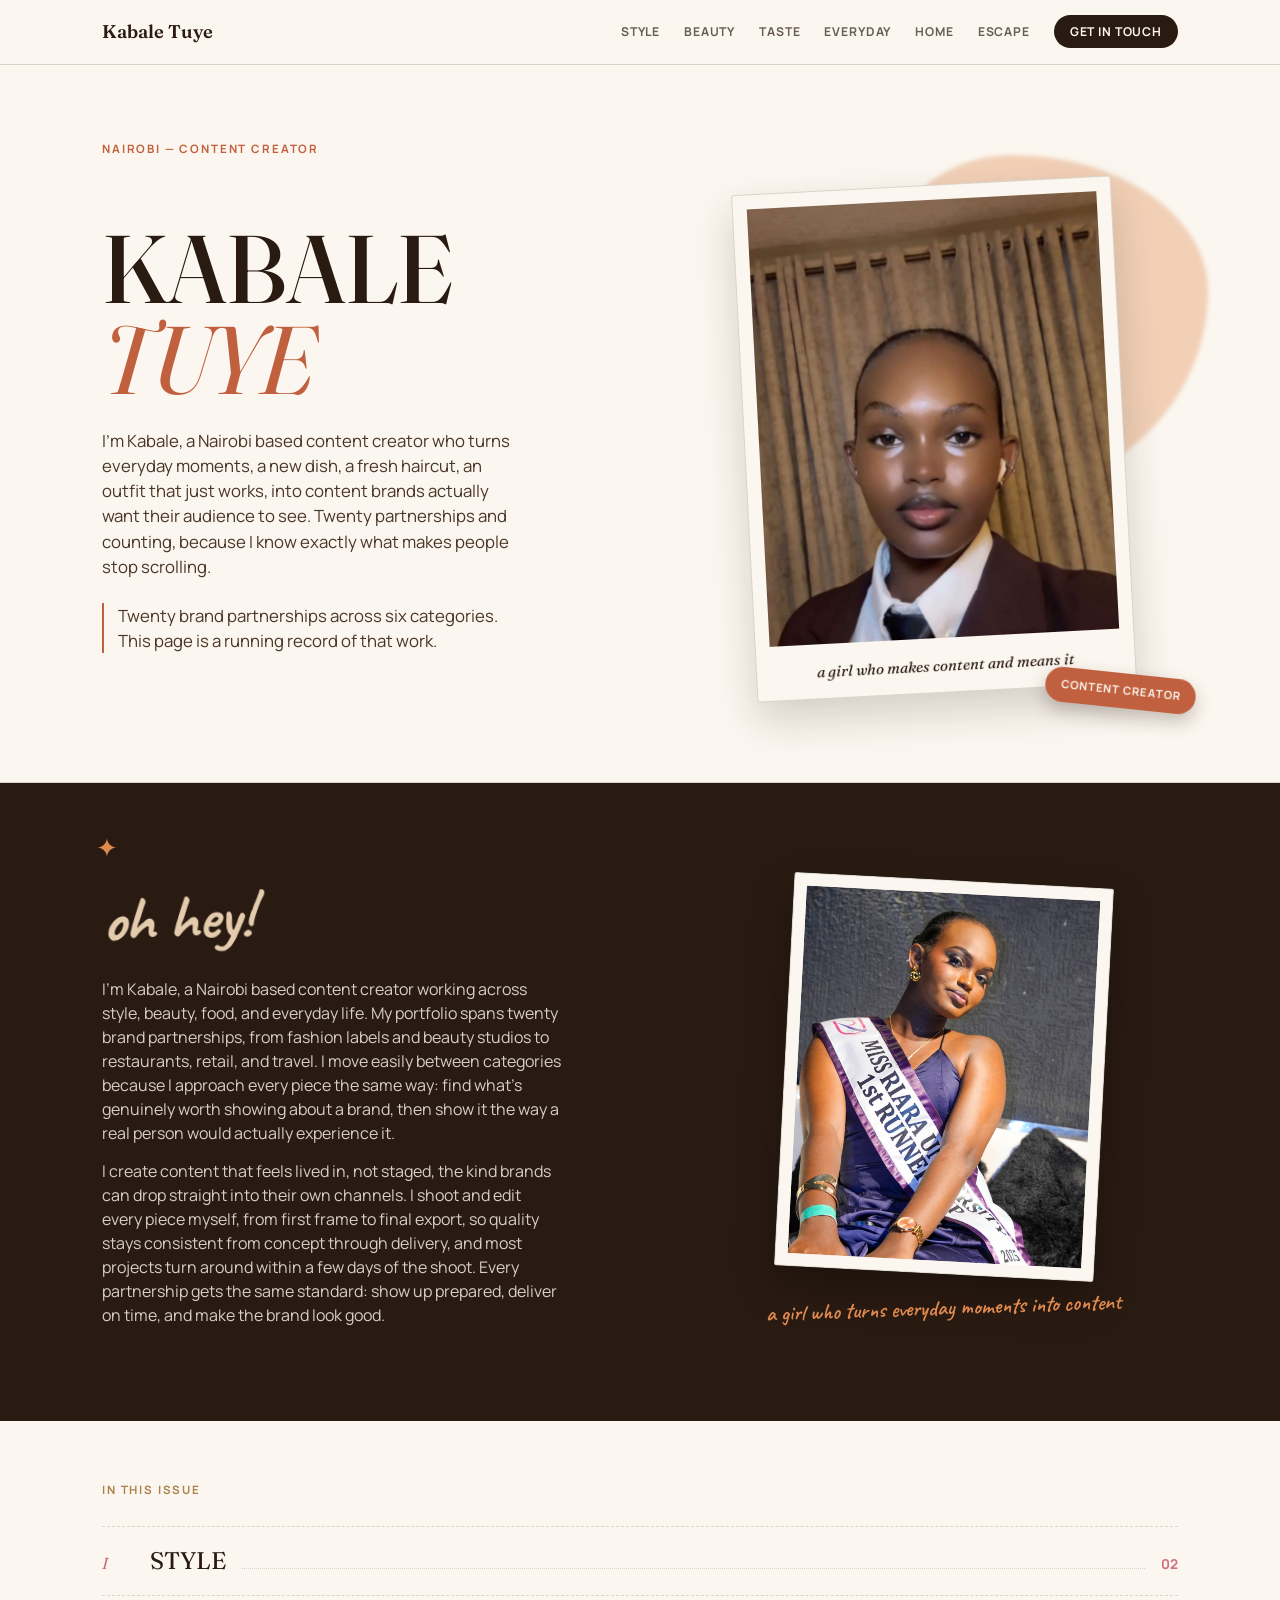
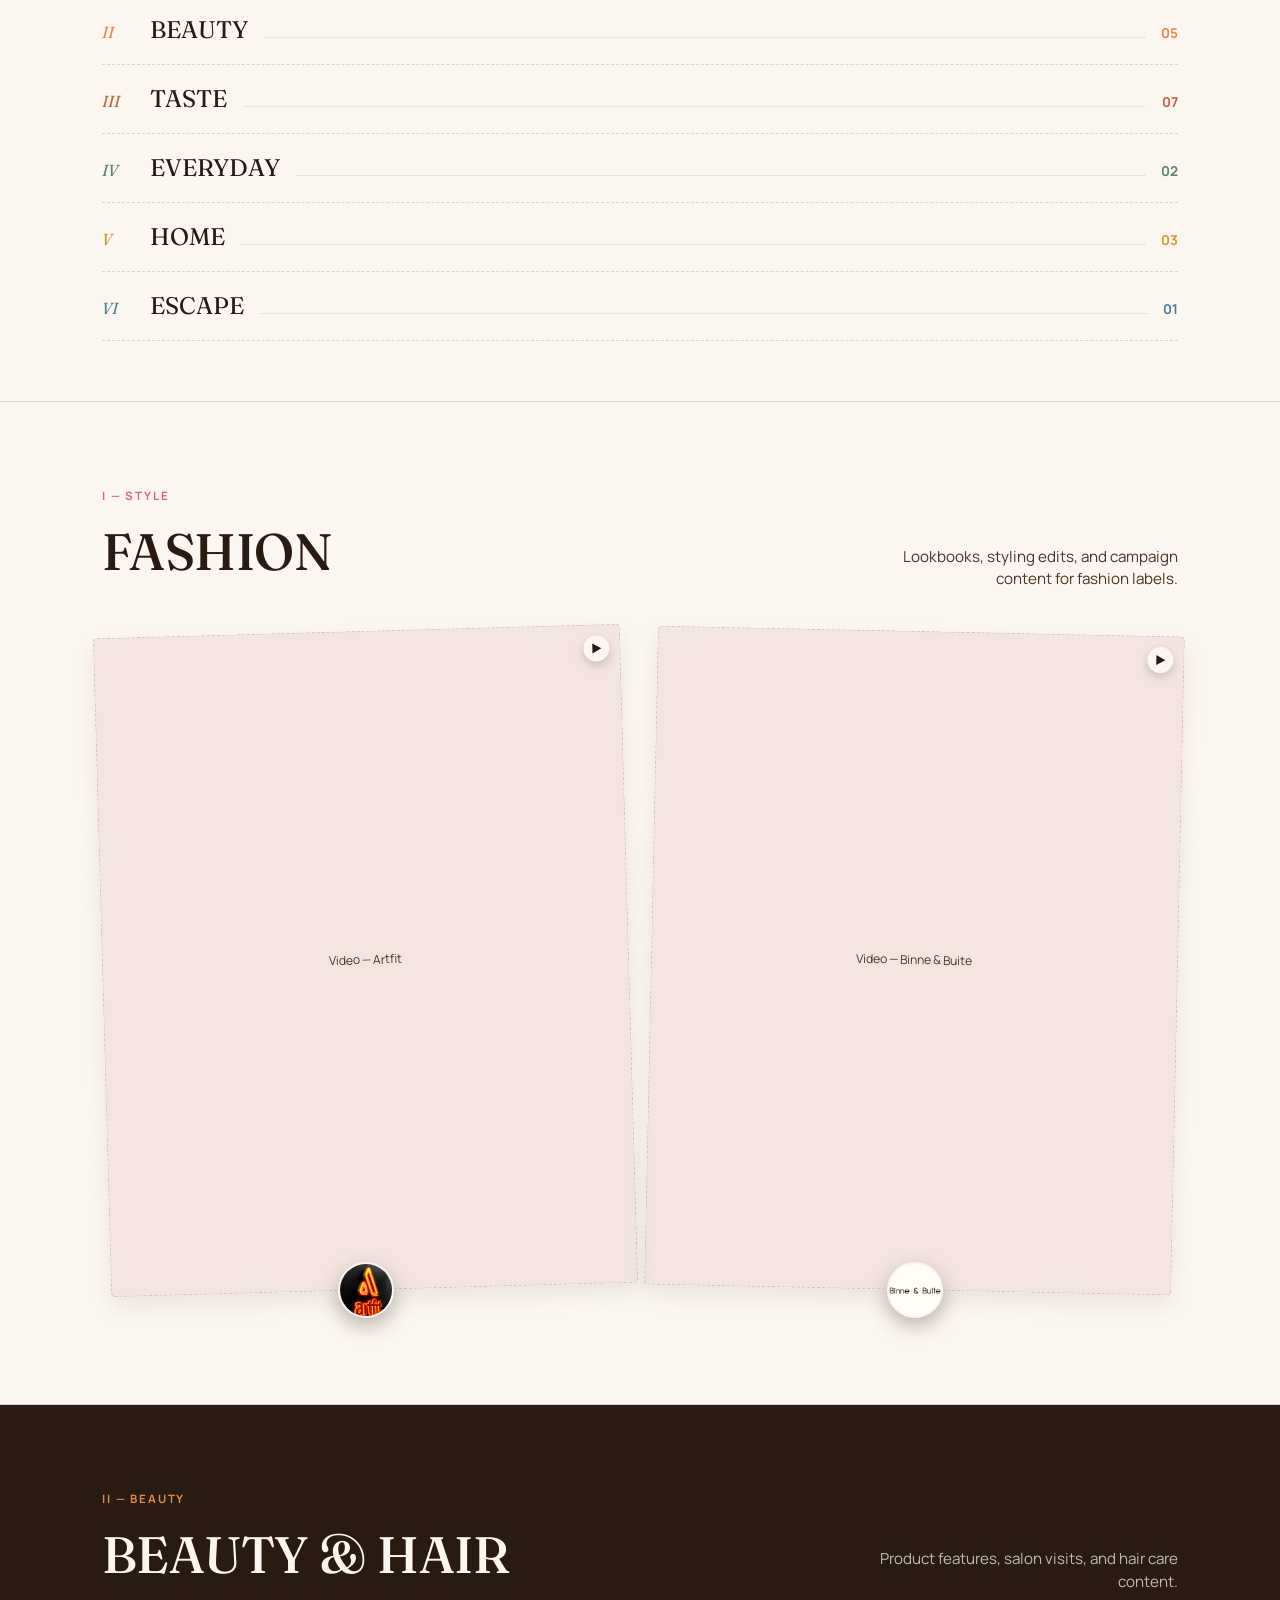
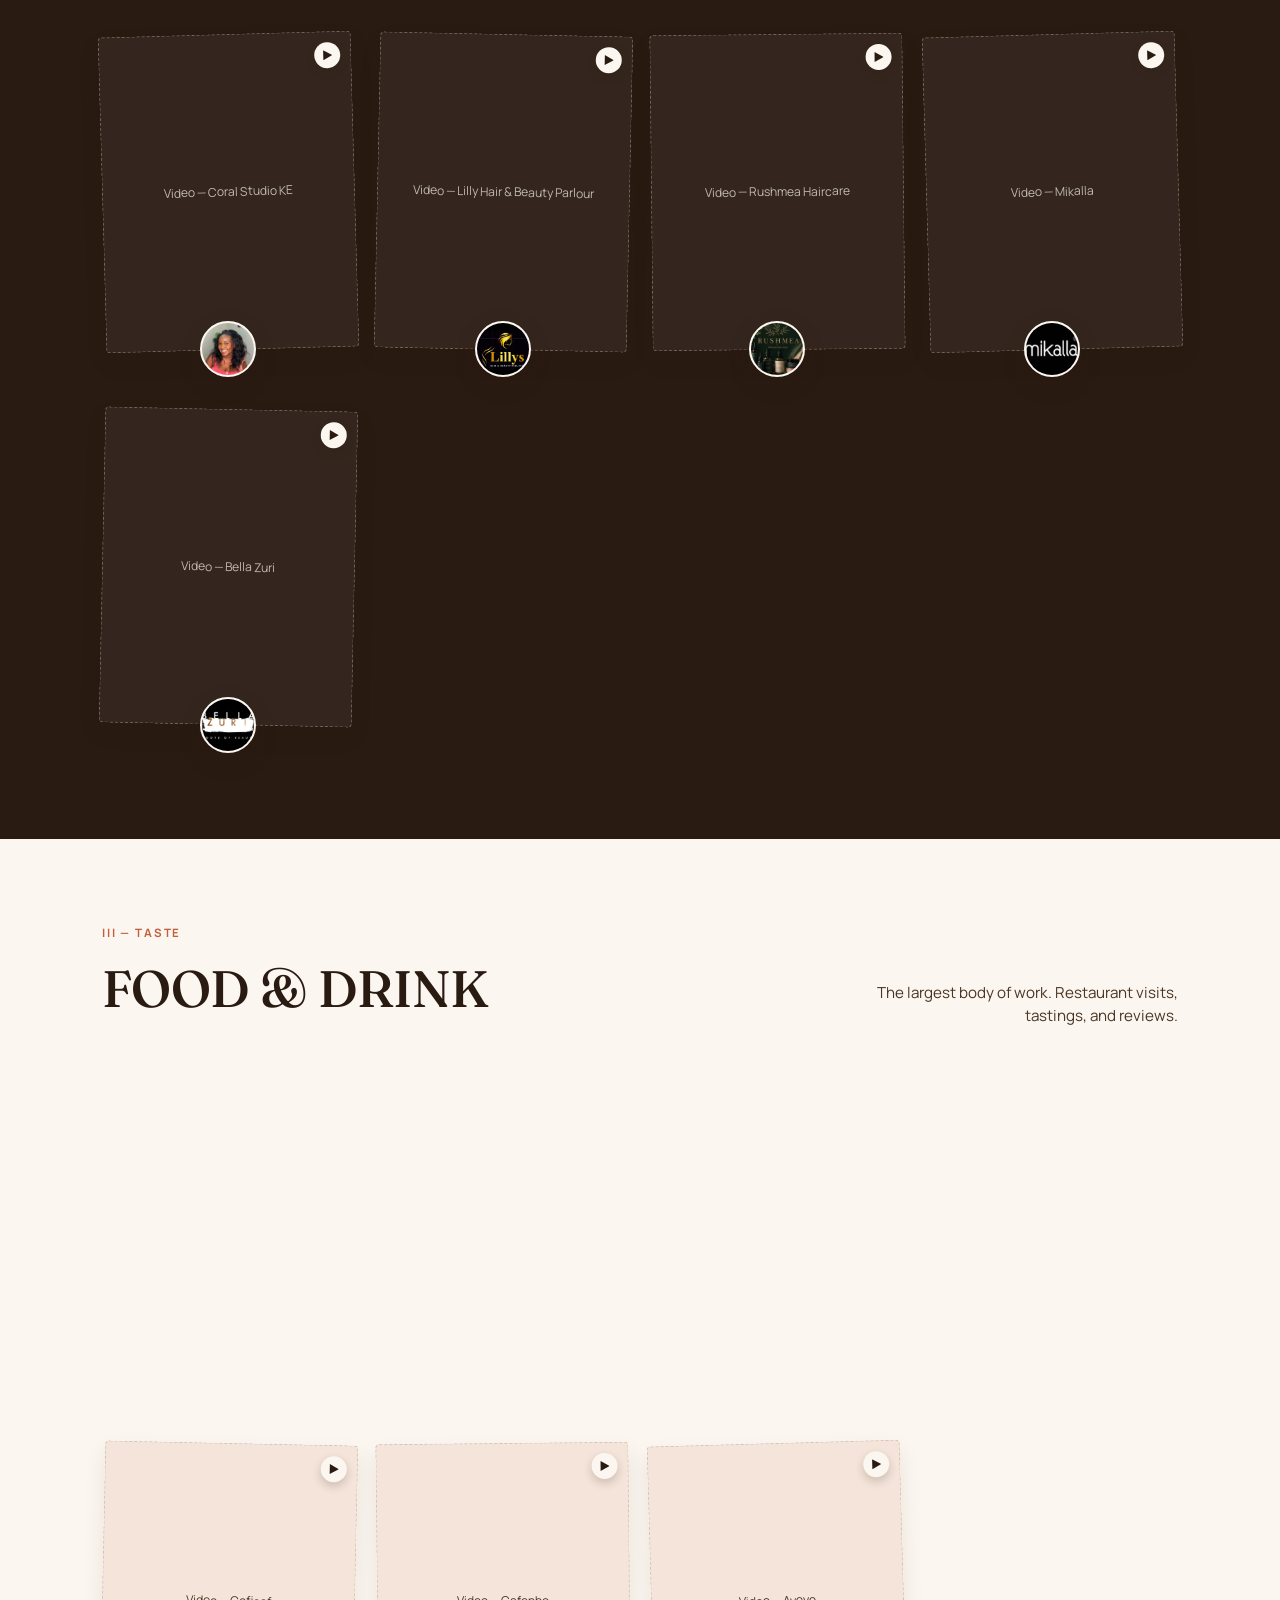
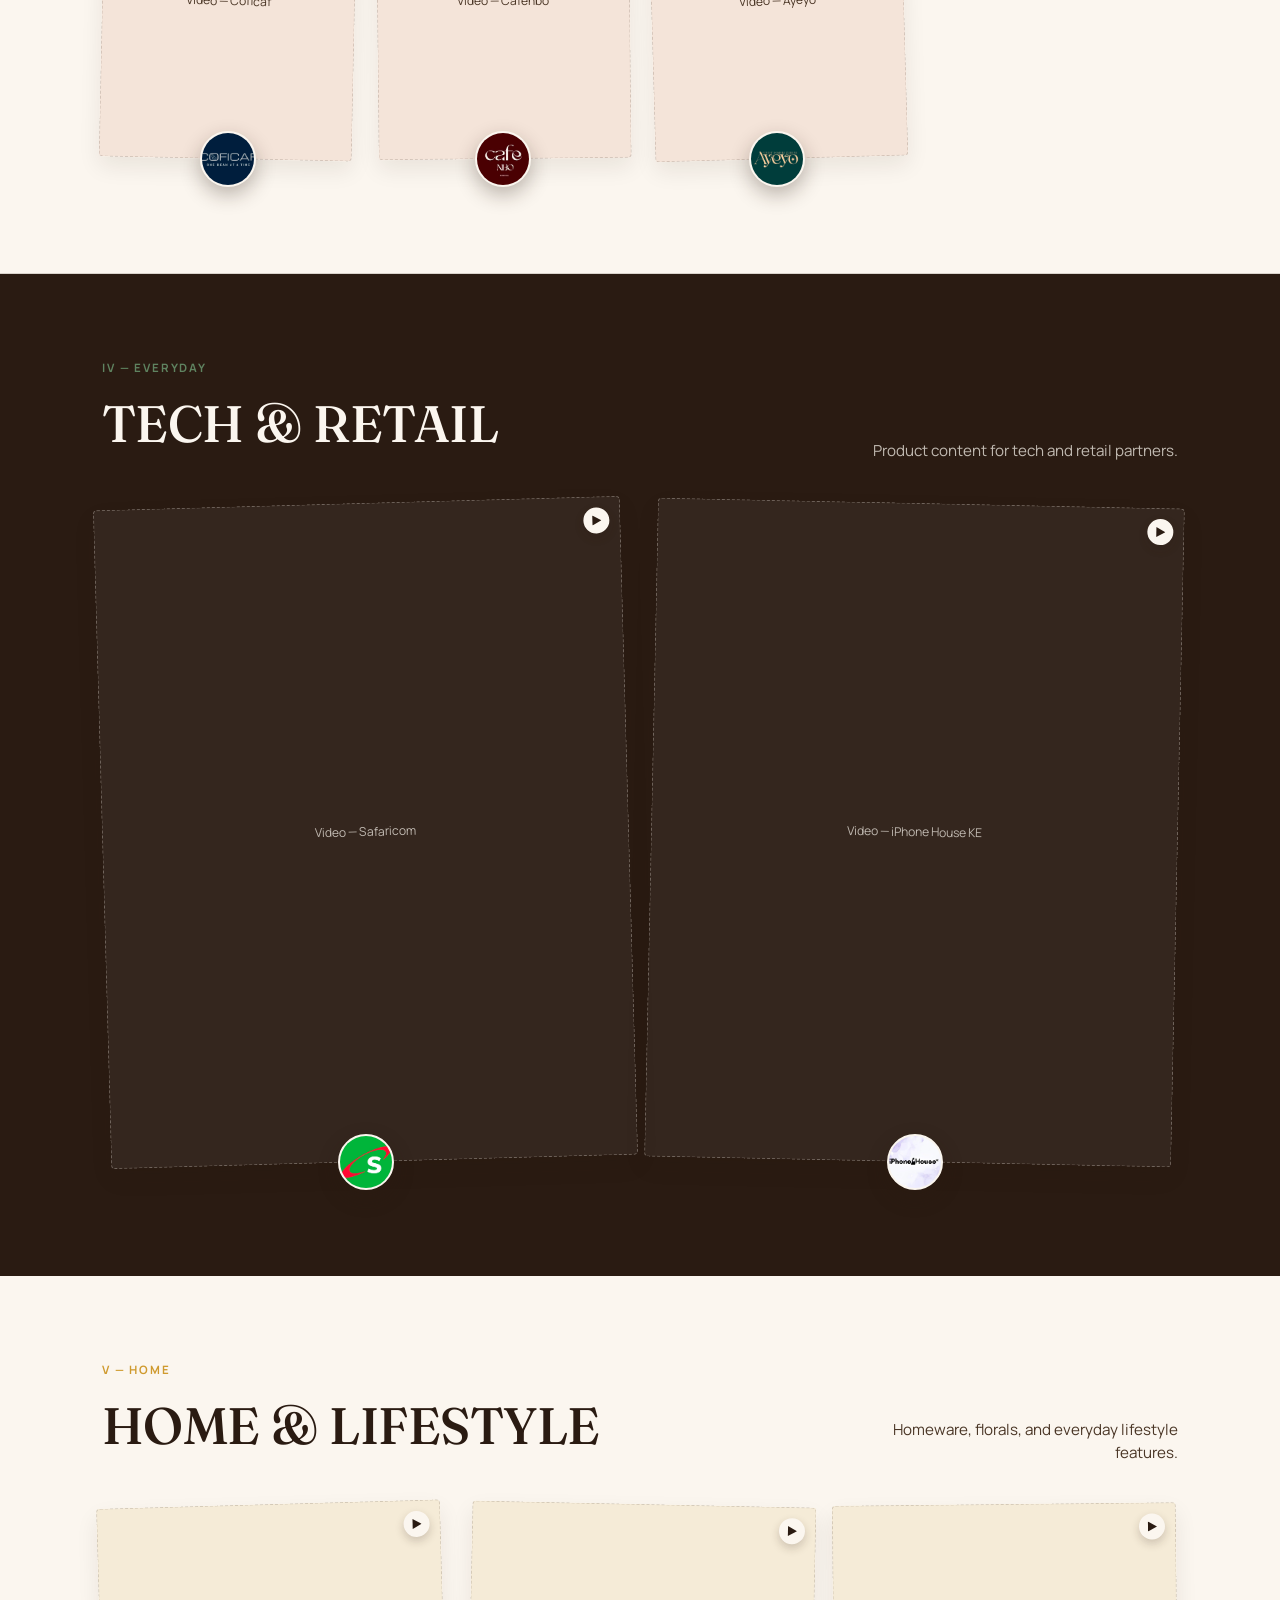
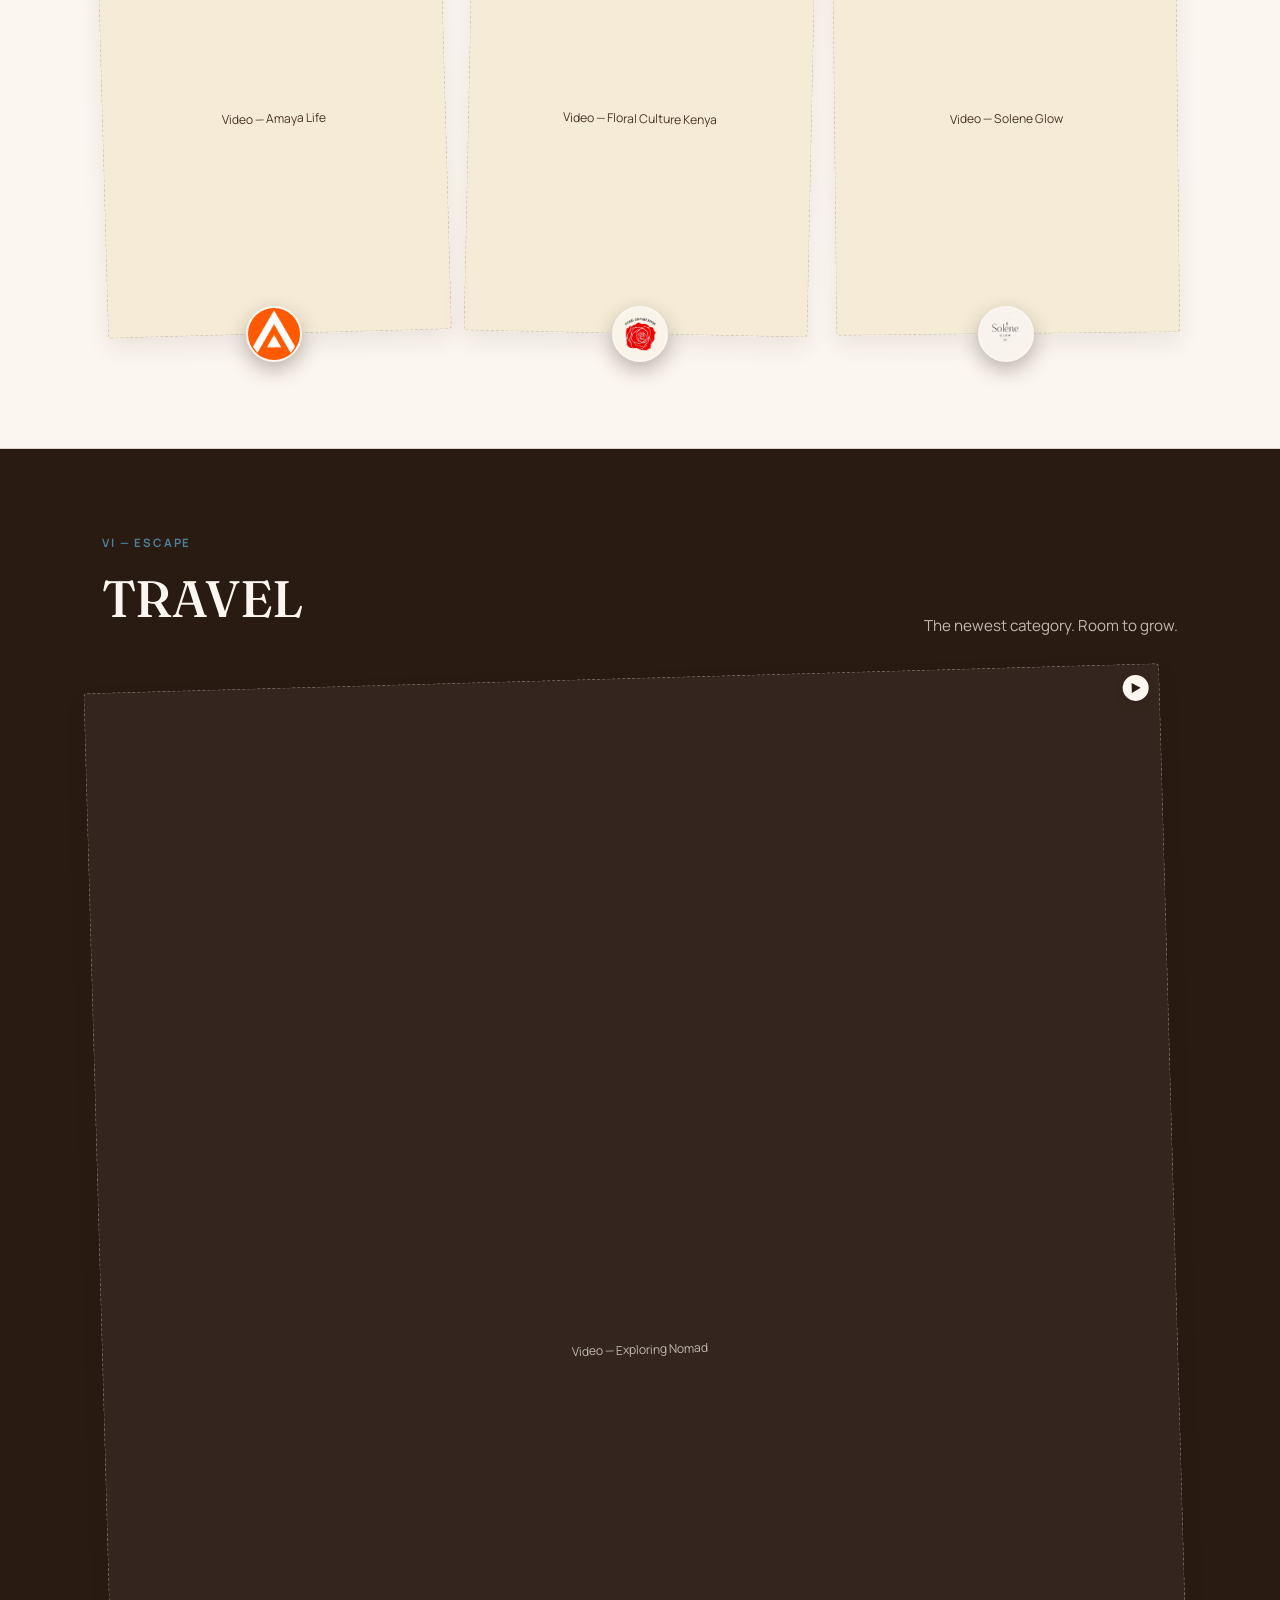
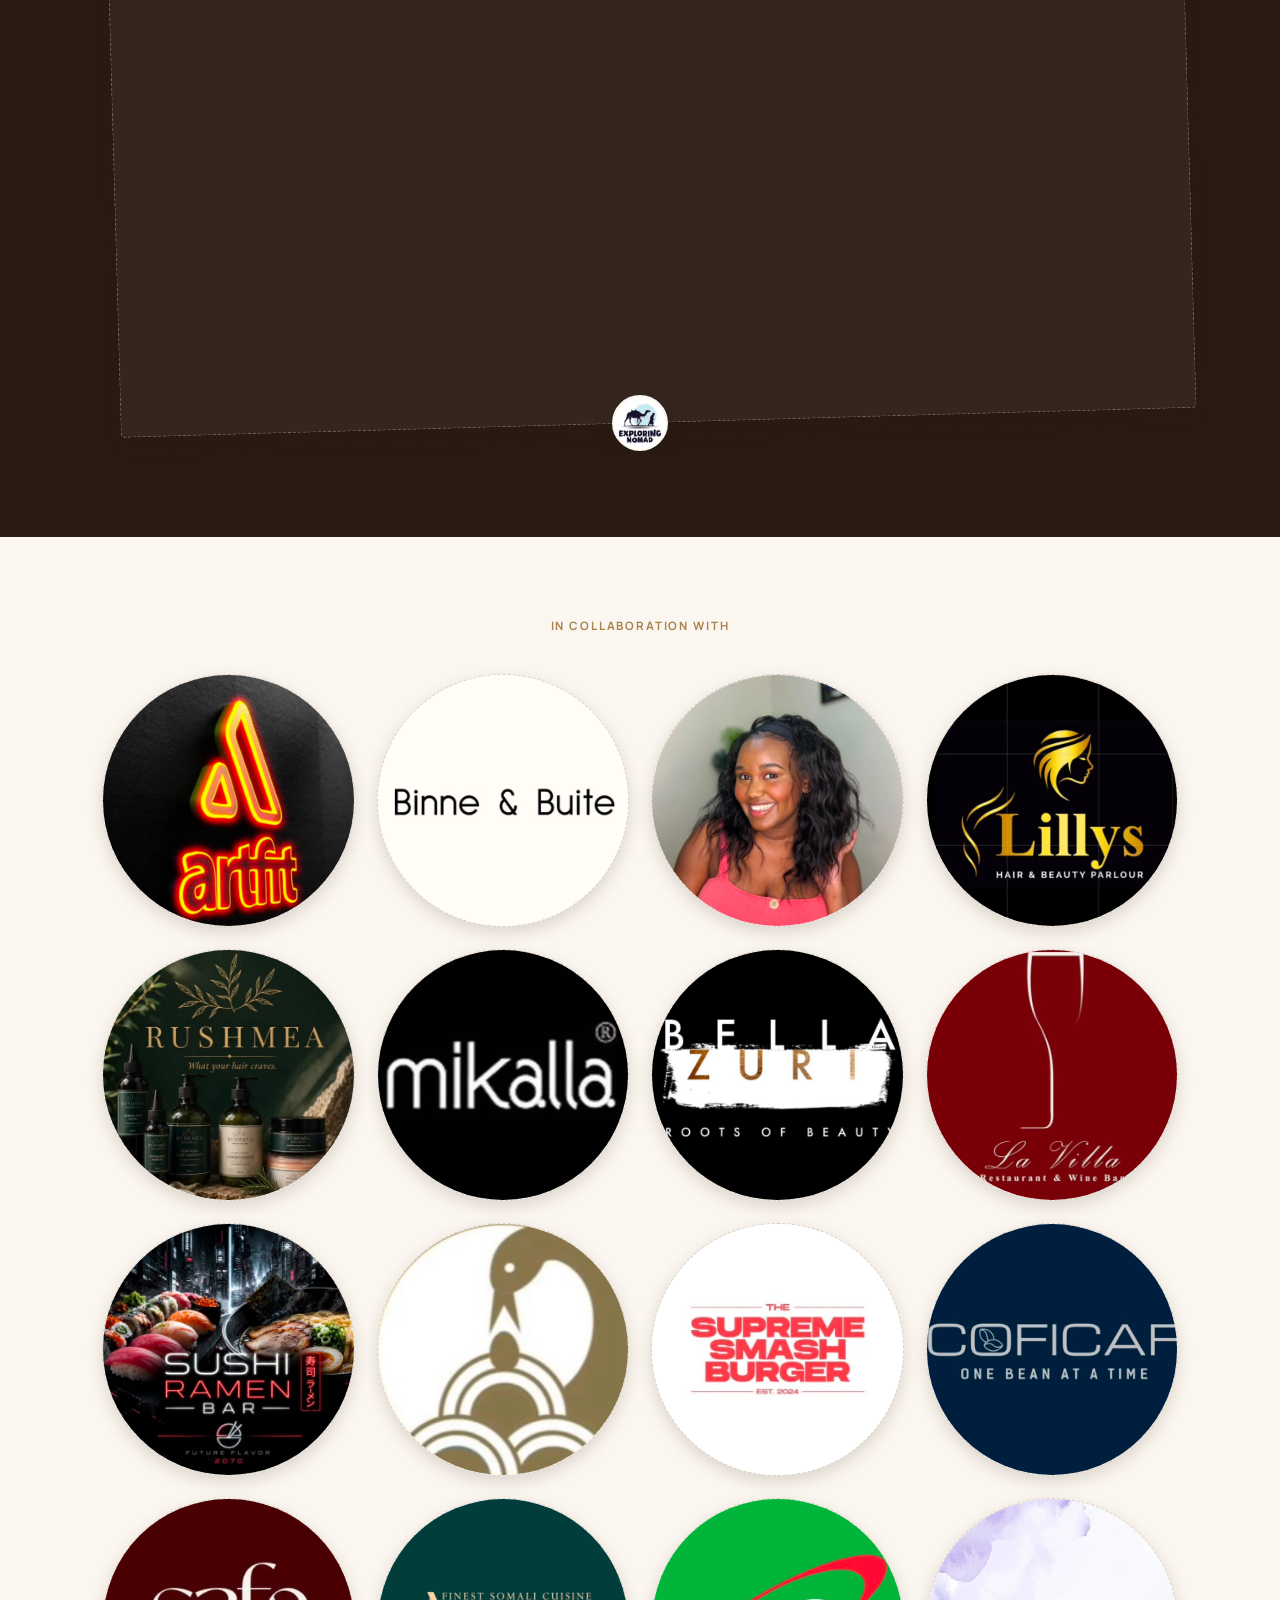
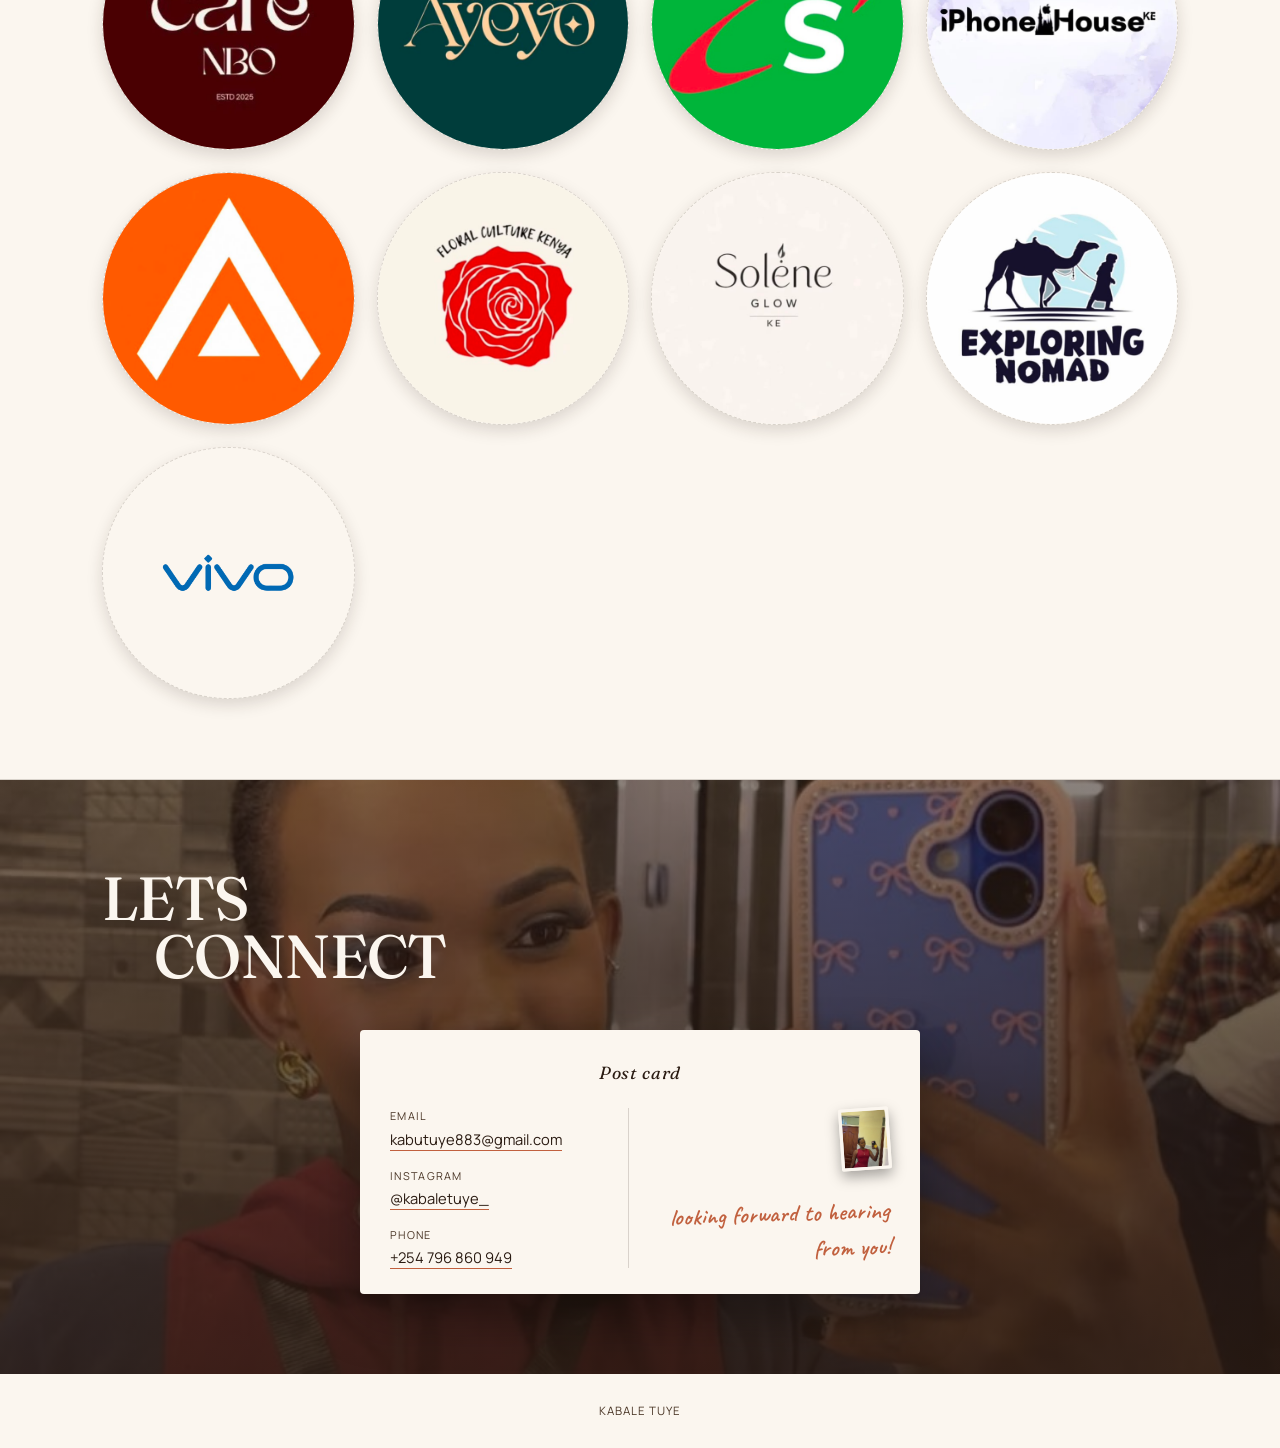
<file: index.html>
<!DOCTYPE html>
<html lang="en">
<head>
<meta charset="UTF-8">
<meta name="viewport" content="width=device-width, initial-scale=1.0">
<title>Kabale Tuye — Content Creator, Nairobi</title>
<meta name="description" content="Kabale Tuye is a Nairobi based content creator working across style, beauty, food, tech, home and travel. Twenty brand partnerships across six categories.">
<meta property="og:title" content="Kabale Tuye — Content Creator, Nairobi">
<meta property="og:description" content="Twenty brand partnerships across six categories. A running record of the work.">
<meta property="og:image" content="/assets/img/photos/hero-kabale.jpg">
<meta property="og:type" content="website">
<link rel="icon" href="/assets/img/photos/hero-kabale.jpg">
<link rel="preconnect" href="https://fonts.googleapis.com">
<link rel="preconnect" href="https://fonts.gstatic.com" crossorigin>
<link href="https://fonts.googleapis.com/css2?family=Caveat:wght@500;600;700&family=Fraunces:ital,opsz,wght@0,9..144,300;0,9..144,400;0,9..144,500;0,9..144,600;0,9..144,700;1,9..144,400;1,9..144,500&family=Manrope:wght@400;500;600;700;800&display=swap" rel="stylesheet">
<link rel="stylesheet" href="/assets/css/site.css">
<script>
  // The opening sequence plays once a visit. This has to run before the page
  // paints, otherwise a repeat visitor sees the curtain flash up and vanish.
  (function () {
    var root = document.documentElement;
    try {
      if (sessionStorage.getItem('kt_intro') === 'done') {
        root.classList.add('intro-seen');
        return;
      }
      sessionStorage.setItem('kt_intro', 'done');
    } catch (e) { /* private browsing: just play it */ }

    if (window.matchMedia('(prefers-reduced-motion: reduce)').matches) {
      root.classList.add('intro-seen');
      return;
    }
    // Hold the page still while the curtain is up. The CSS ends the sequence
    // on its own, so a failure here costs the scroll lock and nothing else.
    root.classList.add('intro-lock');
    setTimeout(function () { root.classList.remove('intro-lock'); }, 2400);
  })();
</script>
</head>
<body>

<div id="intro" aria-hidden="true">
  <div class="intro-panel intro-top"></div>
  <div class="intro-panel intro-bottom"></div>
  <div class="intro-mark">
    <span class="intro-eyebrow">Nairobi — Content Creator</span>
    <span class="intro-name">Kabale <em>Tuye</em></span>
    <span class="intro-rule"></span>
  </div>
</div>

<nav class="masthead-nav">
  <div class="wrap">
    <span class="wordmark">Kabale Tuye</span>
    <ul class="nav-links">
      <li><a href="#style">Style</a></li>
      <li><a href="#beauty">Beauty</a></li>
      <li><a href="#taste">Taste</a></li>
      <li><a href="#everyday">Everyday</a></li>
      <li><a href="#home">Home</a></li>
      <li><a href="#escape">Escape</a></li>
      <li><a href="#connect">Get in touch</a></li>
    </ul>
  </div>
</nav>

<header class="cover">
  <div class="wrap">
    <span class="eyebrow" data-content="hero.eyebrow" style="--accent: var(--c-taste);">Nairobi — Content Creator</span>
    <div class="cover-grid">
      <div class="cover-copy">
        <h1>Kabale<br><em>Tuye</em></h1>
        <p data-content="hero.intro">I'm Kabale, a Nairobi based content creator who turns everyday moments, a new dish, a fresh haircut, an outfit that just works, into content brands actually want their audience to see. Twenty partnerships and counting, because I know exactly what makes people stop scrolling.</p>
        <p class="cover-note" data-content="hero.note">Twenty brand partnerships across six categories. This page is a running record of that work.</p>
      </div>
      <div class="photo-frame-wrap">
        <div class="blob"></div>
        <div class="photo-frame">
          <div class="photo-slot has-photo"><img src="/assets/img/photos/hero-kabale.jpg" alt="Kabale Tuye" style="object-position: 50% 25%;"></div>
          <p class="photo-caption" data-content="hero.photo_caption">a girl who makes content and means it</p>
        </div>
        <span class="photo-tag" data-content="hero.photo_tag">Content Creator</span>
      </div>
    </div>
  </div>
</header>

<section class="section on-dark about" id="about" style="--accent: var(--c-beauty);">
  <div class="wrap about-grid">
    <div class="about-copy">
      <span class="doodle" aria-hidden="true">&#10022;</span>
      <h2 class="about-heading" data-content="about.heading">oh hey!</h2>
      <p data-content="about.body1">I'm Kabale, a Nairobi based content creator working across style, beauty, food, and everyday life. My portfolio spans twenty brand partnerships, from fashion labels and beauty studios to restaurants, retail, and travel. I move easily between categories because I approach every piece the same way: find what's genuinely worth showing about a brand, then show it the way a real person would actually experience it.</p>
      <p data-content="about.body2">I create content that feels lived in, not staged, the kind brands can drop straight into their own channels. I shoot and edit every piece myself, from first frame to final export, so quality stays consistent from concept through delivery, and most projects turn around within a few days of the shoot. Every partnership gets the same standard: show up prepared, deliver on time, and make the brand look good.</p>
    </div>
    <div class="about-photo-wrap">
      <div class="about-photo-frame">
        <div class="photo-slot has-photo"><img src="/assets/img/photos/about-kabale.jpg" alt="Kabale Tuye candid" style="object-position: 50% 20%;"></div>
      </div>
      <span class="about-caption" data-content="about.caption">a girl who turns everyday moments into content</span>
    </div>
  </div>
</section>

<section class="contents">
  <div class="wrap">
    <span class="eyebrow" data-content="contents.eyebrow">In this issue</span>
    <ul class="toc-list">
      <li class="toc-item"><a href="#style" style="--accent: var(--c-style);"><span class="toc-num">I</span><span class="toc-name">Style</span><span class="toc-leader"></span><span class="toc-count" data-count="style">02</span></a></li>
      <li class="toc-item"><a href="#beauty" style="--accent: var(--c-beauty);"><span class="toc-num">II</span><span class="toc-name">Beauty</span><span class="toc-leader"></span><span class="toc-count" data-count="beauty">05</span></a></li>
      <li class="toc-item"><a href="#taste" style="--accent: var(--c-taste);"><span class="toc-num">III</span><span class="toc-name">Taste</span><span class="toc-leader"></span><span class="toc-count" data-count="taste">07</span></a></li>
      <li class="toc-item"><a href="#everyday" style="--accent: var(--c-everyday);"><span class="toc-num">IV</span><span class="toc-name">Everyday</span><span class="toc-leader"></span><span class="toc-count" data-count="everyday">02</span></a></li>
      <li class="toc-item"><a href="#home" style="--accent: var(--c-home);"><span class="toc-num">V</span><span class="toc-name">Home</span><span class="toc-leader"></span><span class="toc-count" data-count="home">03</span></a></li>
      <li class="toc-item"><a href="#escape" style="--accent: var(--c-escape);"><span class="toc-num">VI</span><span class="toc-name">Escape</span><span class="toc-leader"></span><span class="toc-count" data-count="escape">01</span></a></li>
    </ul>
  </div>
</section>

<section class="section" id="style" style="--accent: var(--c-style);">
  <div class="wrap">
    <div class="section-head">
      <div><span class="eyebrow" data-content="section.style.eyebrow">I — Style</span><h2 class="section-title" data-content="section.style.title">Fashion</h2></div>
      <p class="section-desc" data-content="section.style.desc">Lookbooks, styling edits, and campaign content for fashion labels.</p>
    </div>
    <div class="grid" data-grid="style">
      <div class="brand-card has-badge"><div class="slot-wrap"><div class="slot"><span class="play-badge"><svg viewBox="0 0 10 10"><polygon points="1,0 10,5 1,10" fill="#2a1b12"/></svg></span><span class="slot-label">Video — Artfit</span></div><span class="brand-badge" title="Artfit"><img src="/assets/img/logos/artfit.jpg" alt="Artfit" style="object-position: 50% 44.7%; transform: scale(1.82);"></span></div></div>
      <div class="brand-card has-badge"><div class="slot-wrap"><div class="slot"><span class="play-badge"><svg viewBox="0 0 10 10"><polygon points="1,0 10,5 1,10" fill="#2a1b12"/></svg></span><span class="slot-label">Video — Binne &amp; Buite</span></div><span class="brand-badge" title="Binne &amp; Buite"><img src="/assets/img/logos/binne-and-buite.jpg" alt="Binne &amp; Buite" style="object-position: 50% 46.0%; transform: scale(1.80);"></span></div></div>
    </div>
  </div>
</section>

<section class="section on-dark" id="beauty" style="--accent: var(--c-beauty);">
  <div class="wrap">
    <div class="section-head">
      <div><span class="eyebrow" data-content="section.beauty.eyebrow">II — Beauty</span><h2 class="section-title" data-content="section.beauty.title">Beauty &amp; Hair</h2></div>
      <p class="section-desc" data-content="section.beauty.desc">Product features, salon visits, and hair care content.</p>
    </div>
    <div class="grid" data-grid="beauty">
      <div class="brand-card has-badge"><div class="slot-wrap"><div class="slot"><span class="play-badge"><svg viewBox="0 0 10 10"><polygon points="1,0 10,5 1,10" fill="#2a1b12"/></svg></span><span class="slot-label">Video — Coral Studio KE</span></div><span class="brand-badge" title="Coral Studio KE"><img src="/assets/img/logos/coral-studio-ke.jpg" alt="Coral Studio KE" style="object-position: 50% 44.8%; transform: scale(1.80);"></span></div></div>
      <div class="brand-card has-badge"><div class="slot-wrap"><div class="slot"><span class="play-badge"><svg viewBox="0 0 10 10"><polygon points="1,0 10,5 1,10" fill="#2a1b12"/></svg></span><span class="slot-label">Video — Lilly Hair &amp; Beauty Parlour</span></div><span class="brand-badge" title="Lilly Hair &amp; Beauty Parlour"><img src="/assets/img/logos/lilly-hair-and-beauty-parlour.jpg" alt="Lilly Hair &amp; Beauty Parlour" style="object-position: 50% 40.6%; transform: scale(1.84);"></span></div></div>
      <div class="brand-card has-badge"><div class="slot-wrap"><div class="slot"><span class="play-badge"><svg viewBox="0 0 10 10"><polygon points="1,0 10,5 1,10" fill="#2a1b12"/></svg></span><span class="slot-label">Video — Rushmea Haircare</span></div><span class="brand-badge" title="Rushmea Haircare"><img src="/assets/img/logos/rushmea-haircare.jpg" alt="Rushmea Haircare" style="object-position: 50% 46.3%; transform: scale(1.84);"></span></div></div>
      <div class="brand-card has-badge"><div class="slot-wrap"><div class="slot"><span class="play-badge"><svg viewBox="0 0 10 10"><polygon points="1,0 10,5 1,10" fill="#2a1b12"/></svg></span><span class="slot-label">Video — Mikalla</span></div><span class="brand-badge" title="Mikalla"><img src="/assets/img/logos/mikalla.jpg" alt="Mikalla" style="object-position: 50% 37.4%; transform: scale(1.84);"></span></div></div>
      <div class="brand-card has-badge"><div class="slot-wrap"><div class="slot"><span class="play-badge"><svg viewBox="0 0 10 10"><polygon points="1,0 10,5 1,10" fill="#2a1b12"/></svg></span><span class="slot-label">Video — Bella Zuri</span></div><span class="brand-badge" title="Bella Zuri"><img src="/assets/img/logos/bella-zuri.jpg" alt="Bella Zuri" style="object-position: 50% 39.5%; transform: scale(1.84);"></span></div></div>
    </div>
  </div>
</section>

<section class="section" id="taste" style="--accent: var(--c-taste);">
  <div class="wrap">
    <div class="section-head">
      <div><span class="eyebrow" data-content="section.taste.eyebrow">III — Taste</span><h2 class="section-title" data-content="section.taste.title">Food &amp; Drink</h2></div>
      <p class="section-desc" data-content="section.taste.desc">The largest body of work. Restaurant visits, tastings, and reviews.</p>
    </div>
    <div class="grid" data-grid="taste">
      <div class="brand-card has-badge"><div class="slot-wrap"><div class="slot"><span class="play-badge"><svg viewBox="0 0 10 10"><polygon points="1,0 10,5 1,10" fill="#2a1b12"/></svg></span><span class="slot-label">Video — Lavilla.ke</span></div><span class="brand-badge" title="Lavilla.ke"><img src="/assets/img/logos/lavilla-ke.jpg" alt="Lavilla.ke" style="object-position: 50% 45.3%; transform: scale(1.84);"></span></div></div>
      <div class="brand-card has-badge"><div class="slot-wrap"><div class="slot"><span class="play-badge"><svg viewBox="0 0 10 10"><polygon points="1,0 10,5 1,10" fill="#2a1b12"/></svg></span><span class="slot-label">Video — Sushi Ramen Bar</span></div><span class="brand-badge" title="Sushi Ramen Bar"><img src="/assets/img/logos/chiq-japanese.jpg" alt="Sushi Ramen Bar" style="object-position: 50% 46.5%; transform: scale(1.85);"></span></div></div>
      <div class="brand-card has-badge"><div class="slot-wrap"><div class="slot"><span class="play-badge"><svg viewBox="0 0 10 10"><polygon points="1,0 10,5 1,10" fill="#2a1b12"/></svg></span><span class="slot-label">Video — Joto Ramen</span></div><span class="brand-badge" title="Joto Ramen"><img src="/assets/img/logos/joto-ramen.jpg" alt="Joto Ramen" style="object-position: 50% 41.2%; transform: scale(1.82);"></span></div></div>
      <div class="brand-card has-badge"><div class="slot-wrap"><div class="slot"><span class="play-badge"><svg viewBox="0 0 10 10"><polygon points="1,0 10,5 1,10" fill="#2a1b12"/></svg></span><span class="slot-label">Video — The Supreme Smash Burger</span></div><span class="brand-badge" title="The Supreme Smash Burger"><img src="/assets/img/logos/the-supreme-smash-burger.jpg" alt="The Supreme Smash Burger" style="object-position: 50% 44.7%; transform: scale(1.81);"></span></div></div>
      <div class="brand-card has-badge"><div class="slot-wrap"><div class="slot"><span class="play-badge"><svg viewBox="0 0 10 10"><polygon points="1,0 10,5 1,10" fill="#2a1b12"/></svg></span><span class="slot-label">Video — Coficaf</span></div><span class="brand-badge" title="Coficaf"><img src="/assets/img/logos/coficaf.jpg" alt="Coficaf" style="object-position: 50% 43.8%; transform: scale(1.82);"></span></div></div>
      <div class="brand-card has-badge"><div class="slot-wrap"><div class="slot"><span class="play-badge"><svg viewBox="0 0 10 10"><polygon points="1,0 10,5 1,10" fill="#2a1b12"/></svg></span><span class="slot-label">Video — Cafenbo</span></div><span class="brand-badge" title="Cafenbo"><img src="/assets/img/logos/cafenbo.jpg" alt="Cafenbo" style="object-position: 50% 44.7%; transform: scale(1.82);"></span></div></div>
      <div class="brand-card has-badge"><div class="slot-wrap"><div class="slot"><span class="play-badge"><svg viewBox="0 0 10 10"><polygon points="1,0 10,5 1,10" fill="#2a1b12"/></svg></span><span class="slot-label">Video — Ayeyo</span></div><span class="brand-badge" title="Ayeyo"><img src="/assets/img/logos/ayeyo.jpg" alt="Ayeyo" style="object-position: 50% 44.7%; transform: scale(1.82);"></span></div></div>
    </div>
  </div>
</section>

<section class="section on-dark" id="everyday" style="--accent: var(--c-everyday);">
  <div class="wrap">
    <div class="section-head">
      <div><span class="eyebrow" data-content="section.everyday.eyebrow">IV — Everyday</span><h2 class="section-title" data-content="section.everyday.title">Tech &amp; Retail</h2></div>
      <p class="section-desc" data-content="section.everyday.desc">Product content for tech and retail partners.</p>
    </div>
    <div class="grid" data-grid="everyday">
      <div class="brand-card has-badge"><div class="slot-wrap"><div class="slot"><span class="play-badge"><svg viewBox="0 0 10 10"><polygon points="1,0 10,5 1,10" fill="#2a1b12"/></svg></span><span class="slot-label">Video — Safaricom</span></div><span class="brand-badge" title="Safaricom"><img src="/assets/img/logos/safaricom.jpg" alt="Safaricom" style="object-position: 50% 45.0%; transform: scale(1.81);"></span></div></div>
      <div class="brand-card has-badge"><div class="slot-wrap"><div class="slot"><span class="play-badge"><svg viewBox="0 0 10 10"><polygon points="1,0 10,5 1,10" fill="#2a1b12"/></svg></span><span class="slot-label">Video — iPhone House KE</span></div><span class="brand-badge" title="iPhone House KE"><img src="/assets/img/logos/iphone-house-ke.jpg" alt="iPhone House KE" style="object-position: 50% 45.6%; transform: scale(1.80);"></span></div></div>
    </div>
  </div>
</section>

<section class="section" id="home" style="--accent: var(--c-home);">
  <div class="wrap">
    <div class="section-head">
      <div><span class="eyebrow" data-content="section.home.eyebrow">V — Home</span><h2 class="section-title" data-content="section.home.title">Home &amp; Lifestyle</h2></div>
      <p class="section-desc" data-content="section.home.desc">Homeware, florals, and everyday lifestyle features.</p>
    </div>
    <div class="grid" data-grid="home">
      <div class="brand-card has-badge"><div class="slot-wrap"><div class="slot"><span class="play-badge"><svg viewBox="0 0 10 10"><polygon points="1,0 10,5 1,10" fill="#2a1b12"/></svg></span><span class="slot-label">Video — Amaya Life</span></div><span class="brand-badge" title="Amaya Life"><img src="/assets/img/logos/amaya-life.jpg" alt="Amaya Life" style="object-position: 50% 48.0%; transform: scale(1.81);"></span></div></div>
      <div class="brand-card has-badge"><div class="slot-wrap"><div class="slot"><span class="play-badge"><svg viewBox="0 0 10 10"><polygon points="1,0 10,5 1,10" fill="#2a1b12"/></svg></span><span class="slot-label">Video — Floral Culture Kenya</span></div><span class="brand-badge" title="Floral Culture Kenya"><img src="/assets/img/logos/floral-culture-kenya.jpg" alt="Floral Culture Kenya" style="object-position: 50% 48.2%; transform: scale(1.81);"></span></div></div>
      <div class="brand-card has-badge"><div class="slot-wrap"><div class="slot"><span class="play-badge"><svg viewBox="0 0 10 10"><polygon points="1,0 10,5 1,10" fill="#2a1b12"/></svg></span><span class="slot-label">Video — Solene Glow</span></div><span class="brand-badge" title="Solene Glow"><img src="/assets/img/logos/solene-glow.jpg" alt="Solene Glow" style="object-position: 50% 44.7%; transform: scale(1.82);"></span></div></div>
    </div>
  </div>
</section>

<section class="section on-dark" id="escape" style="--accent: var(--c-escape);">
  <div class="wrap">
    <div class="section-head">
      <div><span class="eyebrow" data-content="section.escape.eyebrow">VI — Escape</span><h2 class="section-title" data-content="section.escape.title">Travel</h2></div>
      <p class="section-desc" data-content="section.escape.desc">The newest category. Room to grow.</p>
    </div>
    <div class="grid" data-grid="escape">
      <div class="brand-card has-badge"><div class="slot-wrap"><div class="slot"><span class="play-badge"><svg viewBox="0 0 10 10"><polygon points="1,0 10,5 1,10" fill="#2a1b12"/></svg></span><span class="slot-label">Video — Exploring Nomad</span></div><span class="brand-badge" title="Exploring Nomad"><img src="/assets/img/logos/exploring-nomad.jpg" alt="Exploring Nomad" style="object-position: 50% 52.1%; transform: scale(1.82);"></span></div></div>
    </div>
  </div>
</section>

<section class="credits" style="--accent: var(--brass);">
  <div class="wrap">
    <span class="eyebrow" data-content="credits.eyebrow">In collaboration with</span>
    <ul class="credits-list" data-logos>
      <li class="has-logo"><img src="/assets/img/logos/artfit.jpg" style="object-position: 50% 44.7%; transform: scale(1.82);" alt="Artfit"></li>
      <li class="has-logo"><img src="/assets/img/logos/binne-and-buite.jpg" style="object-position: 50% 46.0%; transform: scale(1.80);" alt="Binne &amp; Buite"></li>
      <li class="has-logo"><img src="/assets/img/logos/coral-studio-ke.jpg" style="object-position: 50% 44.8%; transform: scale(1.80);" alt="Coral Studio KE"></li>
      <li class="has-logo"><img src="/assets/img/logos/lilly-hair-and-beauty-parlour.jpg" style="object-position: 50% 40.6%; transform: scale(1.84);" alt="Lilly Hair &amp; Beauty Parlour"></li>
      <li class="has-logo"><img src="/assets/img/logos/rushmea-haircare.jpg" style="object-position: 50% 46.3%; transform: scale(1.84);" alt="Rushmea Haircare"></li>
      <li class="has-logo"><img src="/assets/img/logos/mikalla.jpg" style="object-position: 50% 37.4%; transform: scale(1.84);" alt="Mikalla"></li>
      <li class="has-logo"><img src="/assets/img/logos/bella-zuri.jpg" style="object-position: 50% 39.5%; transform: scale(1.84);" alt="Bella Zuri"></li>
      <li class="has-logo"><img src="/assets/img/logos/lavilla-ke.jpg" style="object-position: 50% 45.3%; transform: scale(1.84);" alt="Lavilla.ke"></li>
      <li class="has-logo"><img src="/assets/img/logos/chiq-japanese.jpg" style="object-position: 50% 46.5%; transform: scale(1.85);" alt="Sushi Ramen Bar"></li>
      <li class="has-logo"><img src="/assets/img/logos/joto-ramen.jpg" style="object-position: 50% 41.2%; transform: scale(1.82);" alt="Joto Ramen"></li>
      <li class="has-logo"><img src="/assets/img/logos/the-supreme-smash-burger.jpg" style="object-position: 50% 44.7%; transform: scale(1.81);" alt="The Supreme Smash Burger"></li>
      <li class="has-logo"><img src="/assets/img/logos/coficaf.jpg" style="object-position: 50% 43.8%; transform: scale(1.82);" alt="Coficaf"></li>
      <li class="has-logo"><img src="/assets/img/logos/cafenbo.jpg" style="object-position: 50% 44.7%; transform: scale(1.82);" alt="Cafenbo"></li>
      <li class="has-logo"><img src="/assets/img/logos/ayeyo.jpg" style="object-position: 50% 44.7%; transform: scale(1.82);" alt="Ayeyo"></li>
      <li class="has-logo"><img src="/assets/img/logos/safaricom.jpg" style="object-position: 50% 45.0%; transform: scale(1.81);" alt="Safaricom"></li>
      <li class="has-logo"><img src="/assets/img/logos/iphone-house-ke.jpg" style="object-position: 50% 45.6%; transform: scale(1.80);" alt="iPhone House KE"></li>
      <li class="has-logo"><img src="/assets/img/logos/amaya-life.jpg" style="object-position: 50% 48.0%; transform: scale(1.81);" alt="Amaya Life"></li>
      <li class="has-logo"><img src="/assets/img/logos/floral-culture-kenya.jpg" style="object-position: 50% 48.2%; transform: scale(1.81);" alt="Floral Culture Kenya"></li>
      <li class="has-logo"><img src="/assets/img/logos/solene-glow.jpg" style="object-position: 50% 44.7%; transform: scale(1.82);" alt="Solene Glow"></li>
      <li class="has-logo"><img src="/assets/img/logos/exploring-nomad.jpg" style="object-position: 50% 52.1%; transform: scale(1.82);" alt="Exploring Nomad"></li>
      <li class="has-logo logo-clean"><img src="/assets/img/logos/vivo.png" alt="Vivo"></li>
    </ul>
  </div>
</section>

<section class="connect" id="connect">
  <div class="connect-bg has-photo" aria-hidden="true"><img src="/assets/img/photos/connect-bg.jpg" alt="" style="object-position: 30% 20%;"></div>
  <div class="connect-overlay"></div>
  <div class="wrap connect-content">
    <h2 class="connect-heading"><span data-content="connect.heading1">Lets</span><span class="line-two" data-content="connect.heading2">Connect</span></h2>
    <div class="connect-grid">
      <div class="postcard">
        <p class="postcard-label" data-content="connect.label">Post card</p>
        <div class="postcard-body">
          <div class="postcard-fields">
            <div>
              <p class="field-label">Email</p>
              <p class="field-value"><a href="mailto:kabutuye883@gmail.com" data-content="contact.email">kabutuye883@gmail.com</a></p>
            </div>
            <div>
              <p class="field-label">Instagram</p>
              <p class="field-value"><a href="https://instagram.com/kabaletuye_" target="_blank" rel="noopener" data-content="contact.instagram">@kabaletuye_</a></p>
            </div>
            <div>
              <p class="field-label">Phone</p>
              <p class="field-value"><a href="tel:+254796860949" data-content="contact.phone">+254 796 860 949</a></p>
            </div>
          </div>
          <div class="postcard-note">
            <div class="stamp has-photo" aria-hidden="true"><img src="/assets/img/photos/connect-stamp.jpg" alt="" style="object-position: 50% 20%;"></div>
            <span class="note-text" data-content="connect.note">looking forward to hearing from you!</span>
          </div>
        </div>
      </div>
    </div>
  </div>
</section>

<footer><span data-content="footer.text">Kabale Tuye</span></footer>

<div class="lightbox" id="lightbox" role="dialog" aria-modal="true" aria-label="Video" hidden>
  <div class="lightbox-inner">
    <button type="button" class="lightbox-close" aria-label="Close video">&#10005;</button>
    <video controls playsinline preload="auto"></video>
    <img class="lightbox-photo" hidden alt="">
    <iframe class="lightbox-embed" hidden allowfullscreen
            allow="autoplay; encrypted-media; picture-in-picture; fullscreen"
            referrerpolicy="strict-origin-when-cross-origin" title="Video"></iframe>
    <div class="lightbox-meta">
      <span class="lightbox-brand"></span>
      <a class="lightbox-link" target="_blank" rel="noopener" hidden>View post</a>
    </div>
    <p class="lightbox-caption"></p>
  </div>
</div>

<script type="module" src="/assets/js/site.js"></script>

</body>
</html>
</file>
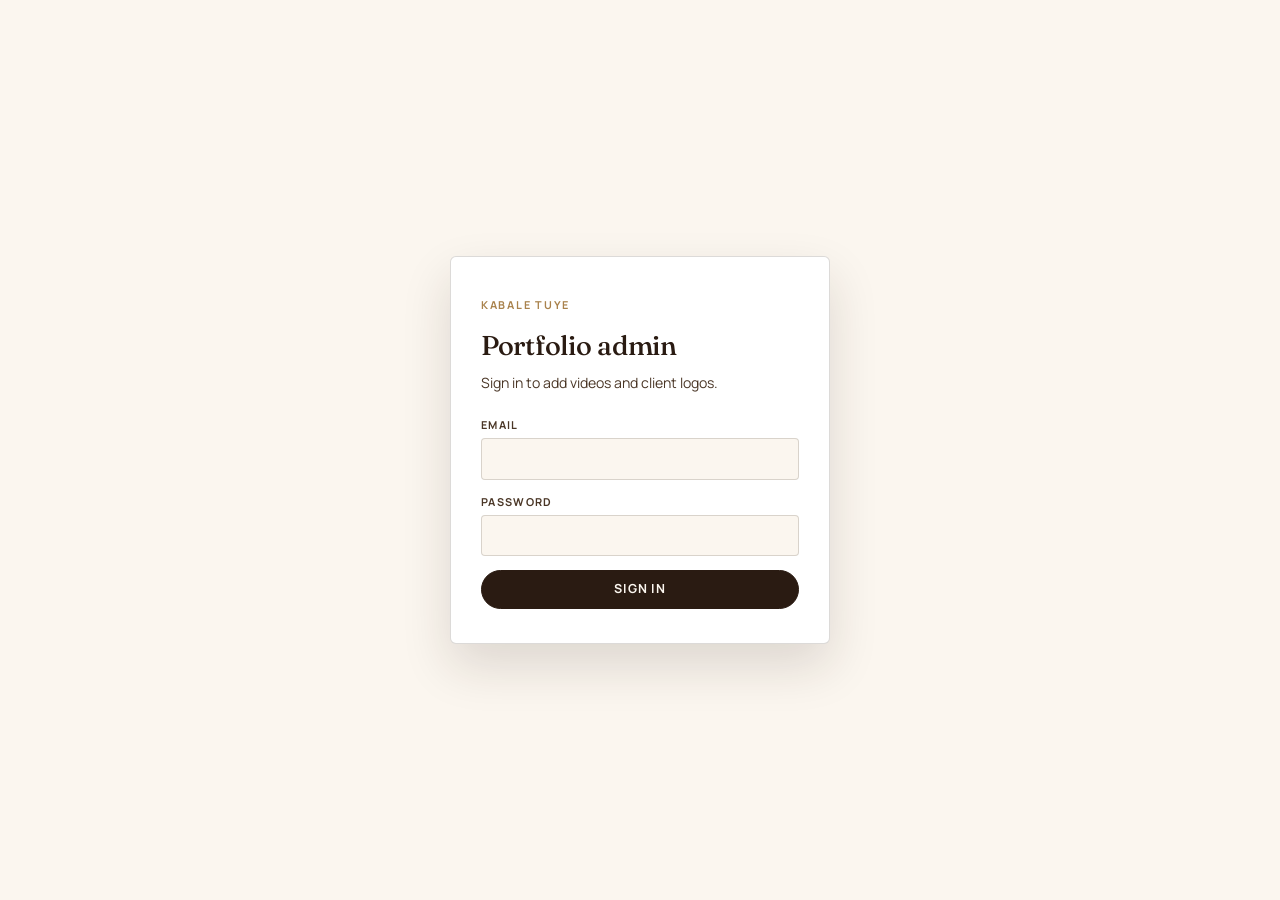
<file: admin.html>
<!DOCTYPE html>
<html lang="en">
<head>
<meta charset="UTF-8">
<meta name="viewport" content="width=device-width, initial-scale=1.0">
<title>Portfolio admin — Kabale Tuye</title>
<meta name="robots" content="noindex, nofollow">
<link rel="preconnect" href="https://fonts.googleapis.com">
<link rel="preconnect" href="https://fonts.gstatic.com" crossorigin>
<link href="https://fonts.googleapis.com/css2?family=Fraunces:opsz,wght@9..144,400;9..144,500;9..144,600&family=Manrope:wght@400;500;600;700;800&display=swap" rel="stylesheet">
<link rel="stylesheet" href="/assets/css/admin.css">
</head>
<body>

<!-- ------------------------------------------------------------- login -- -->
<div class="login-screen" id="login-screen" hidden>
  <form class="login-card" id="login-form">
    <span class="eyebrow">Kabale Tuye</span>
    <h1>Portfolio admin</h1>
    <p class="sub">Sign in to add videos and client logos.</p>

    <label class="field">
      <span>Email</span>
      <input type="email" id="login-email" autocomplete="username" required>
    </label>
    <label class="field">
      <span>Password</span>
      <input type="password" id="login-password" autocomplete="current-password" required>
    </label>

    <button class="btn wide" type="submit" id="login-submit">Sign in</button>
    <p class="msg" id="login-msg" hidden></p>
  </form>
</div>

<!-- --------------------------------------------------------------- app -- -->
<div id="app" hidden>
  <header class="topbar">
    <div class="wrap">
      <div class="topbar-left">
        <span class="wordmark">Kabale Tuye</span>
        <span class="eyebrow">Admin</span>
      </div>
      <div class="topbar-right">
        <span class="who" id="who"></span>
        <a class="btn ghost tiny" href="/" target="_blank" rel="noopener">View site</a>
        <button class="btn ghost tiny" type="button" id="sign-out">Sign out</button>
      </div>
    </div>
  </header>

  <main class="wrap">
    <div class="setup-note" id="setup-note" hidden></div>

    <div class="tabs" role="tablist">
      <button class="tab" type="button" role="tab" id="tab-videos" aria-selected="true">Videos</button>
      <button class="tab" type="button" role="tab" id="tab-logos" aria-selected="false">Client logos</button>
      <button class="tab" type="button" role="tab" id="tab-content" aria-selected="false">Site text</button>
    </div>

    <section id="panel-videos" role="tabpanel" aria-labelledby="tab-videos">
      <p class="hint">
        Every cell on the site is a row here, grouped by brand — a brand's videos stay next to
        each other on the page, and “Add another video” adds one to that group. Upload a video
        file for inline playback, or paste an Instagram, TikTok, YouTube or Vimeo link to embed
        the post. Changes go live as soon as they save.
      </p>
      <div id="categories"></div>
    </section>

    <section id="panel-logos" role="tabpanel" aria-labelledby="tab-logos" hidden>
      <p class="hint">
        Logos appear in the “In collaboration with” strip, in the order shown here.
        Square images look best — they are cropped into a circle.
      </p>
      <div class="row-actions" style="margin-bottom: 18px;">
        <span class="btn file-btn">Add a logo<input type="file" id="add-logo" accept="image/png,image/jpeg,image/webp,image/avif"></span>
        <span class="state" id="add-logo-state"></span>
      </div>
      <div class="logo-grid" id="logo-grid"></div>
    </section>

    <section id="panel-content" role="tabpanel" aria-labelledby="tab-content" hidden>
      <p class="hint">
        Every piece of writing on the site, in the order it appears. Edit a box and press
        <strong>Save this section</strong>; the change is live on the next page load. Clearing a
        box restores the wording the site ships with rather than leaving a gap.
      </p>
      <div id="content-groups"></div>
    </section>
  </main>
</div>

<script type="module" src="/assets/js/admin.js"></script>
</body>
</html>
</file>
<file: assets/css/site.css>
:root {
  /* The hero starts moving while the curtain is still parting, so the page is
     already alive by the time it is revealed rather than arriving afterwards. */
  --intro-delay: 1.3s;

  --nude: #e4cbae;
  --white: #fbf6ef;
  --espresso: #2a1b12;
  --espresso-soft: #4a3626;
  --brass: #a9824c;
  --line: rgba(42, 27, 18, 0.16);

  --c-style: #cf6b7c;
  --c-beauty: #e08a4f;
  --c-taste: #c1603e;
  --c-everyday: #5f8360;
  --c-home: #cf9a2e;
  --c-escape: #4d7f96;
}

* { margin: 0; padding: 0; box-sizing: border-box; }
html { scroll-behavior: smooth; }

body {
  background: var(--white);
  color: var(--espresso);
  font-family: 'Manrope', sans-serif;
  line-height: 1.5;
  -webkit-font-smoothing: antialiased;
  overflow-x: hidden;
}

@media (prefers-reduced-motion: reduce) {
  html { scroll-behavior: auto; }
  * { animation-duration: 0.001ms !important; transition-duration: 0.001ms !important; }
}

a { color: inherit; text-decoration: none; }
:focus-visible { outline: 2px solid var(--brass); outline-offset: 3px; }

h1, h2, h3 { font-family: 'Fraunces', serif; font-weight: 500; letter-spacing: -0.01em; }

.eyebrow {
  font-family: 'Manrope', sans-serif;
  font-weight: 700;
  font-size: 0.72rem;
  letter-spacing: 0.16em;
  text-transform: uppercase;
  color: var(--accent, var(--brass));
}

.wrap { max-width: 1140px; margin: 0 auto; padding: 0 32px; }

/* ---------- Nav ---------- */
.masthead-nav {
  position: sticky; top: 0; z-index: 50;
  background: rgba(251, 246, 239, 0.92);
  backdrop-filter: blur(8px);
  border-bottom: 1px solid var(--line);
}
.masthead-nav .wrap { display: flex; align-items: center; justify-content: space-between; padding: 18px 32px; }
.wordmark { font-family: 'Fraunces', serif; font-size: 1.15rem; font-weight: 600; }
.nav-links { display: flex; gap: 24px; list-style: none; font-size: 0.76rem; font-weight: 700; letter-spacing: 0.07em; text-transform: uppercase; }
.nav-links a { opacity: 0.7; transition: opacity 0.2s ease, color 0.2s ease; }
.nav-links li:nth-child(1) a:hover { opacity: 1; color: var(--c-style); }
.nav-links li:nth-child(2) a:hover { opacity: 1; color: var(--c-beauty); }
.nav-links li:nth-child(3) a:hover { opacity: 1; color: var(--c-taste); }
.nav-links li:nth-child(4) a:hover { opacity: 1; color: var(--c-everyday); }
.nav-links li:nth-child(5) a:hover { opacity: 1; color: var(--c-home); }
.nav-links li:nth-child(6) a:hover { opacity: 1; color: var(--c-escape); }
.nav-links li:last-child a { background: var(--espresso); color: var(--white); padding: 8px 16px; border-radius: 999px; opacity: 1; }
@media (max-width: 860px) { .nav-links { display: none; } }

/* ---------- Hero ---------- */
.cover { padding: 70px 0 90px; border-bottom: 1px solid var(--line); position: relative; }

.cover-grid {
  display: grid;
  grid-template-columns: 1.05fr 0.95fr;
  gap: 48px;
  align-items: center;
  margin-top: 26px;
}

.cover h1 {
  font-size: clamp(3.2rem, 8vw, 6rem);
  line-height: 0.94;
  text-transform: uppercase;
}
.cover h1 em { font-style: italic; font-weight: 400; color: var(--c-taste); }

.cover-copy p {
  margin-top: 24px;
  font-size: 1.05rem;
  color: var(--espresso-soft);
  max-width: 42ch;
}

.cover-note {
  margin-top: 22px;
  font-size: 0.8rem;
  color: var(--espresso-soft);
  border-left: 2px solid var(--c-taste);
  padding-left: 14px;
}

.photo-frame-wrap { position: relative; }

.blob {
  position: absolute;
  width: 340px; height: 340px;
  background: var(--c-beauty);
  opacity: 0.35;
  border-radius: 42% 58% 63% 37% / 45% 40% 60% 55%;
  top: -30px; right: -30px;
  z-index: 0;
  filter: blur(2px);
}

.photo-frame {
  position: relative;
  z-index: 1;
  background: var(--white);
  border: 1px solid var(--line);
  padding: 14px 14px 54px;
  border-radius: 3px;
  box-shadow: 0 18px 40px rgba(42, 27, 18, 0.18);
  transform: rotate(-3deg);
  max-width: 380px;
  margin: 0 auto;
}

.photo-slot {
  aspect-ratio: 4 / 5;
  background: repeating-linear-gradient(45deg, rgba(42,27,18,0.05), rgba(42,27,18,0.05) 10px, transparent 10px, transparent 20px);
  border: 1.5px dashed var(--line);
  display: flex; align-items: center; justify-content: center;
  text-align: center; padding: 20px;
  font-size: 0.8rem; color: var(--espresso-soft);
}

.photo-slot.has-photo {
  border: none;
  padding: 0;
  background: none;
  overflow: hidden;
}
.photo-slot.has-photo img {
  width: 100%;
  height: 100%;
  object-fit: cover;
  display: block;
}

.photo-caption {
  position: absolute;
  bottom: 14px; left: 14px; right: 14px;
  font-family: 'Fraunces', serif;
  font-style: italic;
  font-size: 0.95rem;
  text-align: center;
}

.photo-tag {
  position: absolute;
  bottom: -16px; right: -18px;
  background: var(--c-taste);
  color: var(--white);
  font-size: 0.7rem;
  font-weight: 700;
  letter-spacing: 0.08em;
  text-transform: uppercase;
  padding: 9px 16px;
  border-radius: 999px;
  transform: rotate(6deg);
  z-index: 2;
  box-shadow: 0 8px 18px rgba(42, 27, 18, 0.25);
}

@media (max-width: 860px) {
  .cover-grid { grid-template-columns: 1fr; }
  .photo-frame { margin-top: 40px; }
}

/* ---------- About ---------- */
.about-grid { display: grid; grid-template-columns: 1fr 0.85fr; gap: 56px; align-items: center; }
.about-copy { position: relative; }
.doodle { position: absolute; top: -34px; left: -6px; font-size: 1.6rem; color: var(--accent); }
.about-heading {
  font-family: 'Caveat', cursive;
  font-size: clamp(2.6rem, 6vw, 4rem);
  font-weight: 700;
  color: var(--nude);
  transform: rotate(-2deg);
  margin-bottom: 18px;
}
.about-copy p { font-size: 1rem; color: rgba(251, 246, 239, 0.82); max-width: 46ch; margin-bottom: 14px; }
.about-photo-wrap { position: relative; }
.about-photo-frame {
  background: var(--white);
  border: 1px solid var(--line);
  padding: 12px;
  border-radius: 3px;
  box-shadow: 0 18px 40px rgba(0, 0, 0, 0.3);
  transform: rotate(3deg);
  max-width: 320px;
  margin: 0 auto;
}
.about-photo-frame .photo-slot { aspect-ratio: 4 / 5; }
.about-caption {
  display: block;
  text-align: center;
  margin-top: 18px;
  font-family: 'Caveat', cursive;
  font-size: 1.4rem;
  font-weight: 600;
  color: var(--accent);
  transform: rotate(-2deg);
}
@media (max-width: 860px) {
  .about-grid { grid-template-columns: 1fr; }
  .doodle { display: none; }
}

/* ---------- Contents index ---------- */
.contents { padding: 60px 0; border-bottom: 1px solid var(--line); }
.contents .eyebrow { margin-bottom: 28px; display: block; }
.toc-list { list-style: none; }
.toc-item { border-bottom: 1px dashed var(--line); }
.toc-item:first-child { border-top: 1px dashed var(--line); }
.toc-item a { display: flex; align-items: baseline; gap: 16px; padding: 16px 0; width: 100%; transition: padding-left 0.2s ease; }
.toc-item a:hover { padding-left: 8px; }
.toc-num { font-family: 'Fraunces', serif; font-style: italic; font-size: 1rem; width: 32px; color: var(--accent); }
.toc-name { font-family: 'Fraunces', serif; font-size: 1.5rem; text-transform: uppercase; }
.toc-leader { flex: 1; border-bottom: 1px dotted var(--line); margin-bottom: 6px; }
.toc-count { font-size: 0.85rem; font-weight: 700; color: var(--accent); }

/* ---------- Sections ---------- */
.section {
  padding: 80px 0;
  border-bottom: 1px solid var(--line);
}

.section.on-dark { background: var(--espresso); color: var(--white); border-bottom: none; }
.section.on-dark .section-desc { color: rgba(251, 246, 239, 0.72); }
.section.on-dark .toc-leader { border-color: rgba(251, 246, 239, 0.25); }
.section.on-dark .slot { border-color: rgba(251, 246, 239, 0.3); background: rgba(251,246,239,0.05); color: rgba(251,246,239,0.7); }
.section.on-dark .brand-name { color: var(--white); }

.section-head { display: flex; justify-content: space-between; align-items: flex-end; gap: 24px; margin-bottom: 40px; }
.section-title { font-size: clamp(2rem, 5vw, 3.2rem); text-transform: uppercase; margin-top: 8px; }
.section-desc { max-width: 34ch; font-size: 0.95rem; color: var(--espresso-soft); text-align: right; }
@media (max-width: 720px) { .section-head { flex-direction: column; align-items: flex-start; } .section-desc { text-align: left; } }

.grid { display: grid; grid-template-columns: repeat(auto-fit, minmax(200px, 1fr)); gap: 26px 22px; }

.brand-card { display: flex; flex-direction: column; gap: 12px; }
.brand-card:nth-child(3n+1) .slot { transform: rotate(-1.6deg); }
.brand-card:nth-child(3n+2) .slot { transform: rotate(1.2deg); }
.brand-card:nth-child(3n) .slot { transform: rotate(-0.6deg); }

.slot {
  position: relative;
  aspect-ratio: 4 / 5;
  border: 1.5px dashed var(--line);
  border-radius: 4px;
  display: flex; align-items: center; justify-content: center;
  text-align: center; padding: 16px;
  font-size: 0.76rem; color: var(--espresso-soft);
  background: color-mix(in srgb, var(--accent) 12%, transparent);
  box-shadow: 0 10px 22px rgba(42, 27, 18, 0.08);
}

.play-badge {
  position: absolute; top: 10px; right: 10px;
  width: 26px; height: 26px;
  background: var(--white);
  border-radius: 50%;
  display: flex; align-items: center; justify-content: center;
  box-shadow: 0 4px 10px rgba(42,27,18,0.2);
}
.play-badge svg { width: 10px; height: 10px; }

.brand-name { font-family: 'Fraunces', serif; font-size: 1.02rem; }

/* ---------- Credits ---------- */
.credits { padding: 80px 0; border-bottom: 1px solid var(--line); }
.credits-list { display: grid; grid-template-columns: repeat(auto-fill, minmax(220px, 1fr)); gap: 22px; margin-top: 40px; list-style: none; }
.credits-list li {
  aspect-ratio: 3 / 2;
  border: 1.5px dashed var(--line);
  border-radius: 6px;
  display: flex; align-items: center; justify-content: center;
  text-align: center;
  font-family: 'Fraunces', serif;
  font-size: 1rem;
  padding: 12px;
  background: rgba(169, 130, 76, 0.06);
}
.credits-list li.has-logo {
  background: var(--white);
  border-radius: 50%;
  aspect-ratio: 1 / 1;
  overflow: hidden;
  box-shadow: 0 6px 16px rgba(42, 27, 18, 0.15);
}
.credits-list li.has-logo img {
  width: 100%;
  height: 100%;
  object-fit: cover;
  display: block;
}
.credits-list li.has-logo.logo-clean { background: var(--white); }
.credits-list li.has-logo.logo-clean img { object-fit: contain; padding: 20%; box-sizing: border-box; }
.credits .eyebrow { display: block; text-align: center; }

/* ---------- Connect ---------- */
.connect { background: var(--espresso); color: var(--white); padding: 90px 0 80px; position: relative; overflow: hidden; }
.connect-bg {
  position: absolute; inset: 0;
  background: repeating-linear-gradient(45deg, rgba(251, 246, 239, 0.05), rgba(251, 246, 239, 0.05) 12px, transparent 12px, transparent 24px);
  display: flex; align-items: center; justify-content: center;
  text-align: center; padding: 40px;
  font-size: 0.85rem; color: rgba(251, 246, 239, 0.35);
}
.connect-bg.has-photo { background: none; padding: 0; }
.connect-bg.has-photo img {
  width: 100%;
  height: 100%;
  object-fit: cover;
  display: block;
}
.connect-overlay { position: absolute; inset: 0; background: linear-gradient(180deg, rgba(42, 27, 18, 0.55), rgba(42, 27, 18, 0.88)); }
.connect-content { position: relative; z-index: 2; }
.connect-heading {
  font-family: 'Fraunces', serif;
  text-transform: uppercase;
  font-size: clamp(2.4rem, 6vw, 3.8rem);
  line-height: 0.95;
  margin-bottom: 44px;
}
.connect-heading .line-two { display: block; margin-left: 52px; }
.connect-grid { display: flex; justify-content: center; }
.postcard { max-width: 560px; width: 100%; }

.postcard {
  background: var(--white);
  color: var(--espresso);
  border-radius: 4px;
  padding: 30px 30px 26px;
  box-shadow: 0 22px 50px rgba(0, 0, 0, 0.35);
  position: relative;
  z-index: 2;
}
.postcard-label { font-family: 'Fraunces', serif; font-style: italic; text-align: center; font-size: 1.1rem; letter-spacing: 0.04em; margin-bottom: 22px; }
.postcard-body { display: grid; grid-template-columns: 1fr 1fr; gap: 22px; }
.postcard-fields { display: flex; flex-direction: column; gap: 18px; border-right: 1px solid var(--line); padding-right: 20px; }
.field-label { font-size: 0.68rem; letter-spacing: 0.12em; text-transform: uppercase; color: var(--espresso-soft); margin-bottom: 3px; }
.field-value { font-size: 0.92rem; word-break: break-word; }
.field-value a { border-bottom: 1px solid var(--c-taste); padding-bottom: 1px; }
.postcard-note { display: flex; flex-direction: column; justify-content: space-between; align-items: flex-end; text-align: right; }
.stamp { width: 50px; height: 62px; border: 1.5px dashed var(--line); border-radius: 2px; }
.stamp.has-photo {
  border: 3px solid var(--white);
  box-shadow: 0 6px 14px rgba(0, 0, 0, 0.35);
  transform: rotate(-4deg);
  overflow: hidden;
}
.stamp.has-photo img { width: 100%; height: 100%; object-fit: cover; display: block; }
.note-text { font-family: 'Caveat', cursive; font-size: 1.5rem; font-weight: 600; color: var(--c-taste); transform: rotate(-2deg); margin-top: auto; }

.connect-photos { position: relative; min-height: 380px; }
.film-strip { display: flex; flex-direction: column; gap: 8px; transform: rotate(4deg); max-width: 220px; margin-left: auto; }
.film-frame {
  aspect-ratio: 1 / 1;
  border: 1.5px dashed rgba(251, 246, 239, 0.3);
  background: rgba(251, 246, 239, 0.05);
  display: flex; align-items: center; justify-content: center;
  font-size: 0.7rem; color: rgba(251, 246, 239, 0.55);
  text-align: center; padding: 8px;
}
.connect-circle {
  position: absolute;
  width: 190px; height: 190px;
  border-radius: 50%;
  border: 8px solid var(--white);
  overflow: hidden;
  top: 38%; right: 6%;
  box-shadow: 0 18px 34px rgba(0, 0, 0, 0.4);
  background: repeating-linear-gradient(45deg, rgba(42,27,18,0.06), rgba(42,27,18,0.06) 8px, transparent 8px, transparent 16px);
  display: flex; align-items: center; justify-content: center;
  font-size: 0.72rem; color: var(--espresso-soft); text-align: center; padding: 10px;
}

@media (max-width: 860px) {
  .connect-grid { grid-template-columns: 1fr; }
  .connect-heading .line-two { margin-left: 0; }
  .connect-photos { min-height: 260px; margin-top: 30px; }
  .connect-circle { position: static; margin: 20px auto 0; }
  .film-strip { max-width: 160px; margin: 0 auto; }
}

footer { padding: 28px 0; text-align: center; font-size: 0.72rem; letter-spacing: 0.08em; text-transform: uppercase; color: var(--espresso-soft); }

/* ---------- Video cells (added) ---------- */
.brand-card .slot { padding: 0; overflow: hidden; }
.slot-wrap { position: relative; }
.brand-card.has-badge { padding-bottom: 34px; }
.brand-card .slot > .slot-label {
  padding: 16px;
  display: flex; align-items: center; justify-content: center;
  width: 100%; height: 100%;
}

/* A slot that holds a playable video */
.slot.has-video {
  font: inherit;
  color: inherit;
  cursor: pointer;
  width: 100%;
  border-width: 1.5px;
  transition: transform 0.25s ease, box-shadow 0.25s ease;
}
.slot.has-video:hover, .slot.has-video:focus-visible {
  box-shadow: 0 16px 34px rgba(42, 27, 18, 0.22);
}
.brand-card:nth-child(3n+1) .slot.has-video:hover { transform: rotate(-1.6deg) translateY(-4px); }
.brand-card:nth-child(3n+2) .slot.has-video:hover { transform: rotate(1.2deg) translateY(-4px); }
.brand-card:nth-child(3n) .slot.has-video:hover   { transform: rotate(-0.6deg) translateY(-4px); }

.slot.has-video {
  border-style: solid;
  border-color: transparent;
  background: var(--espresso);
}
.slot-media {
  position: absolute; inset: 0;
  width: 100%; height: 100%;
  object-fit: cover;
  display: block;
  background: var(--espresso);
}
.slot.has-video .play-badge {
  width: 44px; height: 44px;
  top: 50%; left: 50%; right: auto;
  transform: translate(-50%, -50%);
  transition: transform 0.25s ease;
}
.slot.has-video .play-badge svg { width: 15px; height: 15px; margin-left: 3px; }
.slot.has-video.has-video:hover .play-badge { transform: translate(-50%, -50%) scale(1.12); }

.slot-caption {
  position: absolute; left: 0; right: 0; bottom: 0;
  padding: 26px 12px 10px;
  background: linear-gradient(180deg, transparent, rgba(42, 27, 18, 0.85));
  color: var(--white);
  font-size: 0.72rem;
  text-align: left;
  line-height: 1.35;
}

/* ---------- Lightbox ---------- */
.lightbox {
  position: fixed; inset: 0; z-index: 200;
  background: rgba(20, 12, 7, 0.92);
  display: flex; align-items: center; justify-content: center;
  padding: 28px;
  opacity: 0;
  pointer-events: none;
  transition: opacity 0.25s ease;
}
.lightbox[open], .lightbox.is-open { opacity: 1; pointer-events: auto; }
.lightbox-inner {
  position: relative;
  max-width: min(94vw, 520px);
  width: 100%;
  display: flex; flex-direction: column; gap: 14px;
}
.lightbox video {
  width: 100%;
  max-height: 78vh;
  border-radius: 6px;
  background: #000;
  box-shadow: 0 26px 60px rgba(0, 0, 0, 0.55);
  display: block;
}
.lightbox-meta {
  display: flex; align-items: baseline; justify-content: space-between; gap: 16px;
  color: var(--white);
}
.lightbox-brand { font-family: 'Fraunces', serif; font-size: 1.2rem; }
.lightbox-link {
  font-size: 0.72rem; font-weight: 700; letter-spacing: 0.1em; text-transform: uppercase;
  border-bottom: 1px solid currentColor; padding-bottom: 2px; white-space: nowrap;
}
.lightbox-caption { color: rgba(251, 246, 239, 0.72); font-size: 0.85rem; }
.lightbox-close {
  position: absolute; top: -46px; right: 0;
  width: 36px; height: 36px;
  border-radius: 50%;
  border: 1px solid rgba(251, 246, 239, 0.35);
  background: transparent;
  color: var(--white);
  font-size: 1.1rem; line-height: 1;
  cursor: pointer;
  display: flex; align-items: center; justify-content: center;
}
.lightbox-close:hover { background: rgba(251, 246, 239, 0.12); }
body.no-scroll { overflow: hidden; }

/* Logos rendered from the database */
.credits-list li.is-loading { opacity: 0.35; }
.lightbox[hidden] { display: none; }

/* ---------- Brand logo badge on the frame edge ---------- */
.brand-badge {
  position: absolute;
  left: 50%;
  bottom: 0;
  transform: translate(-50%, 50%);
  width: 56px;
  height: 56px;
  border-radius: 50%;
  overflow: hidden;
  background: var(--white);
  border: 2px solid var(--white);
  box-shadow: 0 8px 20px rgba(42, 27, 18, 0.3);
  z-index: 3;
  pointer-events: none;
  transition: transform 0.25s ease;
}
.brand-badge img {
  width: 100%;
  height: 100%;
  object-fit: cover;
  display: block;
}
.brand-badge.contain img {
  object-fit: contain;
  padding: 18%;
  box-sizing: border-box;
}
.slot-wrap:hover .brand-badge { transform: translate(-50%, 50%) scale(1.06); }
@media (max-width: 520px) {
  .brand-badge { width: 46px; height: 46px; }
  .brand-card.has-badge { padding-bottom: 28px; }
}

/* A card whose video is an external embed has no frame to show. */
.slot.is-embed {
  background: color-mix(in srgb, var(--accent) 26%, var(--espresso));
  border-color: transparent;
}
.slot-provider {
  position: absolute;
  top: 10px;
  left: 12px;
  font-size: 0.62rem;
  font-weight: 700;
  letter-spacing: 0.12em;
  text-transform: uppercase;
  color: rgba(251, 246, 239, 0.75);
}

/* ---------- Embedded players in the lightbox ---------- */
.lightbox iframe {
  width: 100%;
  height: min(78vh, 740px);
  border: 0;
  border-radius: 6px;
  background: #000;
  box-shadow: 0 26px 60px rgba(0, 0, 0, 0.55);
  display: block;
}
.lightbox video[hidden], .lightbox iframe[hidden] { display: none; }

/* ---------- Inline playback ---------- */
.slot.has-video .slot-media { cursor: pointer; }

.play-overlay {
  position: absolute;
  inset: 0;
  z-index: 2;
  border: 0;
  padding: 0;
  background: transparent;
  cursor: pointer;
  font: inherit;
  color: inherit;
  transition: opacity 0.2s ease;
}
.slot.is-playing .play-overlay {
  opacity: 0;
  pointer-events: none;
}

/* Link out to the original post, revealed on hover like the controls. */
.slot-link {
  position: absolute;
  top: 10px;
  left: 10px;
  z-index: 4;
  background: rgba(251, 246, 239, 0.94);
  color: var(--espresso);
  font-size: 0.62rem;
  font-weight: 700;
  letter-spacing: 0.1em;
  text-transform: uppercase;
  padding: 5px 10px;
  border-radius: 999px;
  opacity: 0;
  transition: opacity 0.2s ease;
  box-shadow: 0 4px 10px rgba(42, 27, 18, 0.25);
}
.slot:hover .slot-link,
.slot-link:focus-visible { opacity: 1; }
@media (hover: none) {
  .slot-link { opacity: 1; }
}

/* ==========================================================================
   Motion
   Transform and opacity only, so nothing here forces layout. Anything that
   animates starts from its finished state and is only moved once the page
   has said it is ready, so a visitor with JavaScript off sees the page whole.
   ========================================================================== */

body.motion-ready .section,
body.motion-ready .contents,
body.motion-ready .credits {
  opacity: 0;
  transform: translateY(22px);
  transition: opacity 0.7s cubic-bezier(0.22, 0.61, 0.36, 1),
              transform 0.7s cubic-bezier(0.22, 0.61, 0.36, 1);
}
body.motion-ready .section.is-visible,
body.motion-ready .contents.is-visible,
body.motion-ready .credits.is-visible {
  opacity: 1;
  transform: none;
}

/* Cards, table-of-contents rows and logos arrive one after another. */
body.motion-ready .reveal-item {
  opacity: 0;
  transform: translateY(16px) scale(0.98);
  transition: opacity 0.55s ease var(--stagger, 0ms),
              transform 0.55s cubic-bezier(0.22, 0.61, 0.36, 1) var(--stagger, 0ms);
}
body.motion-ready .reveal-item.is-visible {
  opacity: 1;
  transform: none;
}
/* The logo strip is never hidden: it fades with its section, nothing more. */

/* ---------- Hero entrance ---------- */
@keyframes rise {
  from { opacity: 0; transform: translateY(26px); }
  to   { opacity: 1; transform: none; }
}
@keyframes settle {
  from { opacity: 0; transform: rotate(-9deg) translateY(30px) scale(0.96); }
  to   { opacity: 1; transform: rotate(-3deg); }
}
@keyframes drift {
  from { opacity: 0; transform: scale(0.82) translate(14px, 10px); }
  to   { opacity: 0.35; transform: none; }
}
@keyframes tagPop {
  from { opacity: 0; transform: rotate(20deg) scale(0.6); }
  to   { opacity: 1; transform: rotate(6deg) scale(1); }
}

body.motion-ready .cover .eyebrow { animation: rise 0.7s calc(var(--intro-delay) + 0.05s) both cubic-bezier(0.22, 0.61, 0.36, 1); }
body.motion-ready .cover h1       { animation: rise 0.8s calc(var(--intro-delay) + 0.12s) both cubic-bezier(0.22, 0.61, 0.36, 1); }
body.motion-ready .cover-copy p   { animation: rise 0.8s calc(var(--intro-delay) + 0.22s) both cubic-bezier(0.22, 0.61, 0.36, 1); }
body.motion-ready .cover-note     { animation-delay: calc(var(--intro-delay) + 0.32s); }
body.motion-ready .photo-frame    { animation: settle 1s calc(var(--intro-delay) + 0.2s) both cubic-bezier(0.22, 0.61, 0.36, 1); }
body.motion-ready .blob           { animation: drift 1.2s calc(var(--intro-delay) + 0.1s) both ease-out; }
body.motion-ready .photo-tag      { animation: tagPop 0.6s calc(var(--intro-delay) + 0.75s) both cubic-bezier(0.34, 1.56, 0.64, 1); }

/* ---------- Nav ---------- */
.nav-links a { position: relative; }
.nav-links li:not(:last-child) a::after {
  content: '';
  position: absolute;
  left: 0; right: 0; bottom: -5px;
  height: 1.5px;
  background: currentColor;
  transform: scaleX(0);
  transform-origin: left;
  transition: transform 0.3s cubic-bezier(0.22, 0.61, 0.36, 1);
}
.nav-links li:not(:last-child) a:hover::after,
.nav-links li:not(:last-child) a.is-current::after { transform: scaleX(1); }
.nav-links a.is-current { opacity: 1; }

/* Table of contents rows lead with their number. */
.toc-item a { transition: padding-left 0.28s cubic-bezier(0.22, 0.61, 0.36, 1); }
.toc-item a:hover { padding-left: 12px; }
.toc-num { transition: transform 0.28s cubic-bezier(0.22, 0.61, 0.36, 1); }
.toc-item a:hover .toc-num { transform: translateX(3px); }

/* Logos lift slightly under the cursor. */
.credits-list li.has-logo {
  transition: transform 0.3s cubic-bezier(0.22, 0.61, 0.36, 1),
              box-shadow 0.3s ease;
}
.credits-list li.has-logo:hover {
  transform: translateY(-5px) scale(1.04);
  box-shadow: 0 14px 26px rgba(42, 27, 18, 0.24);
}

/* The postcard tilts up as it comes into view. */
body.motion-ready .connect .postcard {
  opacity: 0;
  transform: translateY(26px) rotate(-1.5deg);
  transition: opacity 0.8s ease 0.15s, transform 0.8s cubic-bezier(0.22, 0.61, 0.36, 1) 0.15s;
}
body.motion-ready .connect.is-visible .postcard { opacity: 1; transform: none; }

/* Anyone who has asked for less motion gets the finished page, immediately. */
body.motion-off .section,
body.motion-off .contents,
body.motion-off .credits,
body.motion-off .reveal-item,
body.motion-off .connect .postcard {
  opacity: 1 !important;
  transform: none !important;
  transition: none !important;
}
body.motion-off .cover .eyebrow,
body.motion-off .cover h1,
body.motion-off .cover-copy p,
body.motion-off .photo-frame,
body.motion-off .blob,
body.motion-off .photo-tag { animation: none !important; }

/* ==========================================================================
   Photo cells
   A campaign that is stills rather than film gets the same polaroid framing
   as the photographs at the top of the page.
   ========================================================================== */
.brand-card.is-photo { padding-bottom: 34px; }

.photo-card {
  background: var(--white);
  border: 1px solid var(--line);
  border-radius: 3px;
  padding: 12px 12px 46px;
  box-shadow: 0 16px 34px rgba(42, 27, 18, 0.18);
  transform: rotate(-2deg);
  position: relative;
  transition: transform 0.3s cubic-bezier(0.22, 0.61, 0.36, 1),
              box-shadow 0.3s ease;
}
.brand-card:nth-child(3n+2) .photo-card { transform: rotate(1.6deg); }
.brand-card:nth-child(3n) .photo-card   { transform: rotate(-0.8deg); }
.slot-wrap:hover .photo-card {
  transform: rotate(0deg) translateY(-5px);
  box-shadow: 0 22px 44px rgba(42, 27, 18, 0.26);
}

/* The photo itself is the button, so it is clickable and keyboard reachable. */
.photo-shot {
  display: block;
  width: 100%;
  padding: 0;
  border: 0;
  background: var(--espresso);
  cursor: pointer;
  overflow: hidden;
  aspect-ratio: 4 / 5;
}
.photo-shot img {
  width: 100%;
  height: 100%;
  object-fit: cover;
  display: block;
  transition: transform 0.5s cubic-bezier(0.22, 0.61, 0.36, 1);
}
.slot-wrap:hover .photo-shot img { transform: scale(1.04); }

.photo-card-caption {
  position: absolute;
  left: 12px; right: 12px; bottom: 14px;
  font-family: 'Fraunces', serif;
  font-style: italic;
  font-size: 0.92rem;
  line-height: 1.25;
  text-align: center;
  color: var(--espresso);
  /* Leave the badge room so a long caption never runs under it. */
  padding: 0 34px;
}
.section.on-dark .photo-card-caption { color: var(--espresso); }

/* On a polaroid the badge sits in the corner like a sticker, so it never
   covers the handwritten line. */
.brand-card.is-photo .brand-badge {
  left: auto;
  right: 6px;
  bottom: 4px;
  transform: translateY(50%) rotate(-6deg);
  width: 50px; height: 50px;
}
.brand-card.is-photo .slot-wrap:hover .brand-badge {
  transform: translateY(50%) rotate(-6deg) scale(1.08);
}
@media (max-width: 520px) {
  .brand-card.is-photo .brand-badge { width: 42px; height: 42px; }
  .photo-card-caption { padding: 0 26px; font-size: 0.85rem; }
}

.lightbox-photo {
  width: 100%;
  max-height: 78vh;
  object-fit: contain;
  border-radius: 6px;
  background: #000;
  box-shadow: 0 26px 60px rgba(0, 0, 0, 0.55);
  display: block;
}
.lightbox img[hidden] { display: none; }

/* ==========================================================================
   Opening sequence
   The page starts behind a closed curtain carrying the name, which parts to
   reveal the site. Driven entirely by CSS: if JavaScript never runs, or fails,
   the curtain still opens on schedule and can never trap the page.
   ========================================================================== */
#intro {
  position: fixed;
  inset: 0;
  z-index: 400;
  /* Takes itself out of play once the panels are clear of the screen. */
  animation: introEnd 0.01s 2.35s forwards;
}
@keyframes introEnd {
  to { visibility: hidden; pointer-events: none; }
}

.intro-panel {
  position: absolute;
  left: 0;
  right: 0;
  /* A hair over half, so no seam shows down the middle. */
  height: 50.2%;
  background: var(--espresso);
  will-change: transform;
}
.intro-top {
  top: 0;
  animation: introOpenTop 1.05s 1.2s cubic-bezier(0.76, 0, 0.24, 1) forwards;
}
.intro-bottom {
  bottom: 0;
  animation: introOpenBottom 1.05s 1.2s cubic-bezier(0.76, 0, 0.24, 1) forwards;
}
@keyframes introOpenTop { to { transform: translateY(-100%); } }
@keyframes introOpenBottom { to { transform: translateY(100%); } }

.intro-mark {
  position: absolute;
  inset: 0;
  display: flex;
  flex-direction: column;
  align-items: center;
  justify-content: center;
  gap: 16px;
  padding: 24px;
  text-align: center;
  color: var(--white);
  animation: introMarkOut 0.45s 1.05s ease-in forwards;
}
@keyframes introMarkOut {
  to { opacity: 0; transform: translateY(-12px); }
}

.intro-eyebrow {
  font-size: 0.7rem;
  font-weight: 700;
  letter-spacing: 0.22em;
  text-transform: uppercase;
  color: var(--nude);
  animation: rise 0.7s 0.1s both cubic-bezier(0.22, 0.61, 0.36, 1);
}
.intro-name {
  font-family: 'Fraunces', serif;
  font-weight: 500;
  font-size: clamp(2.6rem, 8vw, 5.4rem);
  line-height: 0.95;
  text-transform: uppercase;
  letter-spacing: -0.01em;
  animation: rise 0.9s 0.26s both cubic-bezier(0.22, 0.61, 0.36, 1);
}
.intro-name em { font-style: italic; font-weight: 400; color: var(--nude); }

.intro-rule {
  display: block;
  height: 1px;
  width: 0;
  background: var(--brass);
  animation: introRule 0.8s 0.5s both cubic-bezier(0.22, 0.61, 0.36, 1);
}
@keyframes introRule { to { width: min(300px, 46vw); } }

/* A repeat visit within the same session, or a request for less motion, skips
   the whole thing: no curtain, and the hero arrives straight away. */
html.intro-seen { --intro-delay: 0s; }
html.intro-seen #intro { display: none; }
html.intro-lock { overflow: hidden; }

@media (prefers-reduced-motion: reduce) {
  :root { --intro-delay: 0s; }
  #intro { display: none; }
  html.intro-lock { overflow: visible; }
}
</file>
<file: assets/css/admin.css>
:root {
  --nude: #e4cbae;
  --white: #fbf6ef;
  --espresso: #2a1b12;
  --espresso-soft: #4a3626;
  --brass: #a9824c;
  --line: rgba(42, 27, 18, 0.16);
  --panel: #fff;
  --danger: #b4453a;
  --ok: #4f7a52;

  --c-style: #cf6b7c;
  --c-beauty: #e08a4f;
  --c-taste: #c1603e;
  --c-everyday: #5f8360;
  --c-home: #cf9a2e;
  --c-escape: #4d7f96;
}

* { margin: 0; padding: 0; box-sizing: border-box; }

body {
  background: var(--white);
  color: var(--espresso);
  font-family: 'Manrope', sans-serif;
  line-height: 1.5;
  -webkit-font-smoothing: antialiased;
}

h1, h2, h3 { font-family: 'Fraunces', serif; font-weight: 500; letter-spacing: -0.01em; }
a { color: inherit; }
:focus-visible { outline: 2px solid var(--brass); outline-offset: 2px; }

.wrap { max-width: 1080px; margin: 0 auto; padding: 0 24px; }
.eyebrow {
  font-weight: 700; font-size: 0.68rem; letter-spacing: 0.16em;
  text-transform: uppercase; color: var(--accent, var(--brass));
}
[hidden] { display: none !important; }

/* ---------------------------------------------------------------- login -- */
.login-screen {
  min-height: 100vh;
  display: flex; align-items: center; justify-content: center;
  padding: 24px;
}
.login-card {
  width: 100%; max-width: 380px;
  background: var(--panel);
  border: 1px solid var(--line);
  border-radius: 6px;
  padding: 34px 30px;
  box-shadow: 0 22px 50px rgba(42, 27, 18, 0.14);
}
.login-card h1 { font-size: 1.7rem; margin: 10px 0 6px; }
.login-card p.sub { color: var(--espresso-soft); font-size: 0.88rem; margin-bottom: 24px; }

/* ----------------------------------------------------------------- form -- */
label.field { display: block; margin-bottom: 14px; }
label.field > span {
  display: block;
  font-size: 0.68rem; letter-spacing: 0.12em; text-transform: uppercase;
  color: var(--espresso-soft); margin-bottom: 5px; font-weight: 700;
}
input[type='text'], input[type='email'], input[type='password'],
input[type='url'], input[type='number'], select, textarea {
  width: 100%;
  font: inherit;
  font-size: 0.9rem;
  color: var(--espresso);
  background: var(--white);
  border: 1px solid var(--line);
  border-radius: 4px;
  padding: 9px 11px;
}
input:focus, select:focus, textarea:focus { border-color: var(--brass); outline: none; }
textarea { resize: vertical; min-height: 62px; }

.btn {
  font: inherit;
  font-size: 0.78rem; font-weight: 700; letter-spacing: 0.06em; text-transform: uppercase;
  border: 1px solid var(--espresso);
  background: var(--espresso); color: var(--white);
  padding: 9px 16px; border-radius: 999px;
  cursor: pointer;
  transition: opacity 0.15s ease;
}
.btn:hover { opacity: 0.85; }
.btn:disabled { opacity: 0.4; cursor: not-allowed; }
.btn.ghost { background: transparent; color: var(--espresso); border-color: var(--line); }
.btn.ghost:hover { border-color: var(--espresso); opacity: 1; }
.btn.danger { background: transparent; color: var(--danger); border-color: rgba(180, 69, 58, 0.4); }
.btn.danger:hover { background: var(--danger); color: var(--white); opacity: 1; }
.btn.wide { width: 100%; }
.btn.tiny { padding: 5px 10px; font-size: 0.68rem; }

.msg { font-size: 0.85rem; margin-top: 14px; }
.msg.error { color: var(--danger); }
.msg.ok { color: var(--ok); }

/* ---------------------------------------------------------------- shell -- */
.topbar {
  position: sticky; top: 0; z-index: 20;
  background: rgba(251, 246, 239, 0.94);
  backdrop-filter: blur(8px);
  border-bottom: 1px solid var(--line);
}
.topbar .wrap { display: flex; align-items: center; justify-content: space-between; gap: 16px; padding: 14px 24px; }
.topbar-left { display: flex; align-items: baseline; gap: 12px; }
.wordmark { font-family: 'Fraunces', serif; font-size: 1.1rem; font-weight: 600; }
.topbar-right { display: flex; align-items: center; gap: 10px; }
.who { font-size: 0.78rem; color: var(--espresso-soft); }
@media (max-width: 620px) {
  .topbar .wrap { flex-wrap: wrap; }
  .who { display: none; }
}

.tabs { display: flex; gap: 6px; border-bottom: 1px solid var(--line); margin: 26px 0 30px; }
.tab {
  font: inherit; font-size: 0.78rem; font-weight: 700;
  letter-spacing: 0.08em; text-transform: uppercase;
  background: none; border: none; border-bottom: 2px solid transparent;
  padding: 10px 14px; margin-bottom: -1px;
  color: var(--espresso-soft); cursor: pointer;
}
.tab[aria-selected='true'] { color: var(--espresso); border-bottom-color: var(--brass); }

.cat-block { margin-bottom: 44px; }
.cat-head {
  display: flex; align-items: baseline; justify-content: space-between;
  gap: 16px; margin-bottom: 16px;
  padding-bottom: 10px; border-bottom: 1px dashed var(--line);
}
.cat-head h2 { font-size: 1.35rem; text-transform: uppercase; }
.cat-head .count { font-size: 0.78rem; color: var(--espresso-soft); }

/* ----------------------------------------------------------------- rows -- */
.rows { display: flex; flex-direction: column; gap: 14px; }

.row {
  background: var(--panel);
  border: 1px solid var(--line);
  border-radius: 6px;
  padding: 16px;
  display: grid;
  grid-template-columns: 108px 1fr;
  gap: 18px;
  align-items: start;
}
.row.is-busy { opacity: 0.55; pointer-events: none; }
.row.is-unpublished { background: repeating-linear-gradient(45deg, rgba(42,27,18,0.03), rgba(42,27,18,0.03) 8px, transparent 8px, transparent 16px); }

.thumb {
  position: relative;
  aspect-ratio: 4 / 5;
  border-radius: 4px;
  overflow: hidden;
  background: color-mix(in srgb, var(--accent, var(--brass)) 14%, transparent);
  border: 1.5px dashed var(--line);
  display: flex; align-items: center; justify-content: center;
  text-align: center; padding: 8px;
  font-size: 0.66rem; color: var(--espresso-soft);
}
.thumb.filled { border-style: solid; border-color: transparent; }
.thumb img, .thumb video {
  position: absolute; inset: 0;
  width: 100%; height: 100%; object-fit: cover; display: block;
  background: var(--espresso);
}

.row-body { display: flex; flex-direction: column; gap: 12px; min-width: 0; }
.row-title { display: flex; align-items: center; gap: 10px; flex-wrap: wrap; }
.row-title input { flex: 1; min-width: 160px; font-family: 'Fraunces', serif; font-size: 1rem; }

.field-pair { display: grid; grid-template-columns: 1fr 1fr; gap: 12px; }
@media (max-width: 720px) {
  .row { grid-template-columns: 84px 1fr; }
  .field-pair { grid-template-columns: 1fr; }
}

.media-row {
  display: flex; align-items: center; gap: 10px; flex-wrap: wrap;
  padding: 10px; border: 1px dashed var(--line); border-radius: 4px;
  background: rgba(169, 130, 76, 0.05);
}
.media-row .label {
  font-size: 0.66rem; font-weight: 700; letter-spacing: 0.1em; text-transform: uppercase;
  color: var(--espresso-soft); min-width: 52px;
}
.media-row .state { font-size: 0.78rem; color: var(--espresso-soft); flex: 1; min-width: 120px; word-break: break-all; }
.media-row .state.set { color: var(--ok); font-weight: 600; }

.file-btn { position: relative; overflow: hidden; display: inline-block; }
.file-btn input[type='file'] { position: absolute; inset: 0; opacity: 0; cursor: pointer; width: 100%; }

.bar { height: 4px; background: var(--line); border-radius: 999px; overflow: hidden; width: 100%; margin-top: 6px; }
.bar > i { display: block; height: 100%; width: 0; background: var(--brass); transition: width 0.15s ease; }

.row-actions { display: flex; align-items: center; gap: 8px; flex-wrap: wrap; }
.row-actions .spacer { flex: 1; }
.toggle { display: inline-flex; align-items: center; gap: 6px; font-size: 0.78rem; color: var(--espresso-soft); }

/* ---------------------------------------------------------------- logos -- */
.logo-grid { display: grid; grid-template-columns: repeat(auto-fill, minmax(210px, 1fr)); gap: 16px; }
.logo-card {
  background: var(--panel);
  border: 1px solid var(--line);
  border-radius: 6px;
  padding: 14px;
  display: flex; flex-direction: column; gap: 10px;
}
.logo-card.is-busy { opacity: 0.55; pointer-events: none; }
.logo-preview {
  width: 96px; height: 96px; margin: 0 auto;
  border-radius: 50%; overflow: hidden;
  background: var(--white);
  box-shadow: 0 6px 16px rgba(42, 27, 18, 0.15);
}
.logo-preview img { width: 100%; height: 100%; object-fit: cover; display: block; }
.logo-preview.contain img { object-fit: contain; padding: 20%; box-sizing: border-box; }
.logo-card .name { font-family: 'Fraunces', serif; font-size: 0.95rem; text-align: center; }
.logo-card .mini { display: grid; grid-template-columns: 1fr 1fr; gap: 8px; }
.logo-card label.field { margin: 0; }
.logo-card .actions { display: flex; gap: 6px; justify-content: center; flex-wrap: wrap; }

.hint { font-size: 0.8rem; color: var(--espresso-soft); margin-bottom: 18px; }
.empty {
  border: 1.5px dashed var(--line); border-radius: 6px;
  padding: 26px; text-align: center; color: var(--espresso-soft); font-size: 0.88rem;
}

.toast {
  position: fixed; left: 50%; bottom: 26px; transform: translateX(-50%);
  background: var(--espresso); color: var(--white);
  padding: 11px 20px; border-radius: 999px;
  font-size: 0.82rem;
  box-shadow: 0 14px 30px rgba(42, 27, 18, 0.3);
  z-index: 60;
  max-width: min(92vw, 520px);
}
.toast.error { background: var(--danger); }

.setup-note {
  border: 1px solid rgba(180, 69, 58, 0.35);
  background: rgba(180, 69, 58, 0.06);
  border-radius: 6px; padding: 16px; margin-bottom: 24px;
  font-size: 0.88rem;
}
.setup-note code { font-size: 0.82rem; background: rgba(42, 27, 18, 0.07); padding: 1px 5px; border-radius: 3px; }

/* ---------------------------------------------------------- brand groups -- */
.brand-group {
  border: 1px solid var(--line);
  border-radius: 8px;
  padding: 12px;
  margin-bottom: 14px;
  background: rgba(169, 130, 76, 0.04);
}
.brand-group-head {
  display: flex; align-items: center; gap: 12px; flex-wrap: wrap;
  padding: 0 4px 12px;
  margin-bottom: 12px;
  border-bottom: 1px dashed var(--line);
}
.group-logo {
  width: 42px; height: 42px; flex: none;
  border-radius: 50%; overflow: hidden;
  background: var(--white);
  box-shadow: 0 4px 12px rgba(42, 27, 18, 0.18);
}
.group-logo img { width: 100%; height: 100%; object-fit: cover; display: block; }
.group-logo.contain img { object-fit: contain; padding: 18%; box-sizing: border-box; }
.group-logo.missing {
  display: flex; align-items: center; justify-content: center;
  font-family: 'Fraunces', serif; font-size: 1.1rem;
  color: var(--espresso-soft);
  border: 1.5px dashed var(--line);
  box-shadow: none;
}
.group-names { display: flex; flex-direction: column; flex: 1; min-width: 140px; }
.group-name { font-family: 'Fraunces', serif; font-size: 1.05rem; }
.group-meta { font-size: 0.74rem; color: var(--espresso-soft); }
.group-meta.warn { color: var(--danger); }
.brand-group .rows { gap: 12px; }
.media-row .state.warn { color: var(--danger); font-weight: 600; }

/* ------------------------------------------------------------- site text -- */
.content-group {
  background: var(--panel);
  border: 1px solid var(--line);
  border-radius: 8px;
  padding: 18px;
  margin-bottom: 16px;
}
.content-group > h2 {
  font-size: 1.1rem;
  margin-bottom: 4px;
}
.content-group .group-hint {
  font-size: 0.76rem;
  color: var(--espresso-soft);
  margin-bottom: 16px;
}
.content-group .fields { display: grid; gap: 14px; }
.content-group textarea { min-height: 92px; }
.content-group .key {
  font-size: 0.62rem;
  letter-spacing: 0.08em;
  color: var(--espresso-soft);
  opacity: 0.65;
  font-weight: 500;
  text-transform: none;
}
.content-group .actions {
  display: flex; align-items: center; gap: 10px;
  margin-top: 16px; padding-top: 14px;
  border-top: 1px dashed var(--line);
}
.content-group .actions .spacer { flex: 1; }
.content-group.is-busy { opacity: 0.55; pointer-events: none; }
.content-dirty { font-size: 0.76rem; color: var(--brass); font-weight: 700; }

.type-field select { font-weight: 600; }
.row .field-pair { grid-template-columns: 1fr 1fr 160px; }
@media (max-width: 900px) { .row .field-pair { grid-template-columns: 1fr 1fr; } }
@media (max-width: 720px) { .row .field-pair { grid-template-columns: 1fr; } }
</file>
